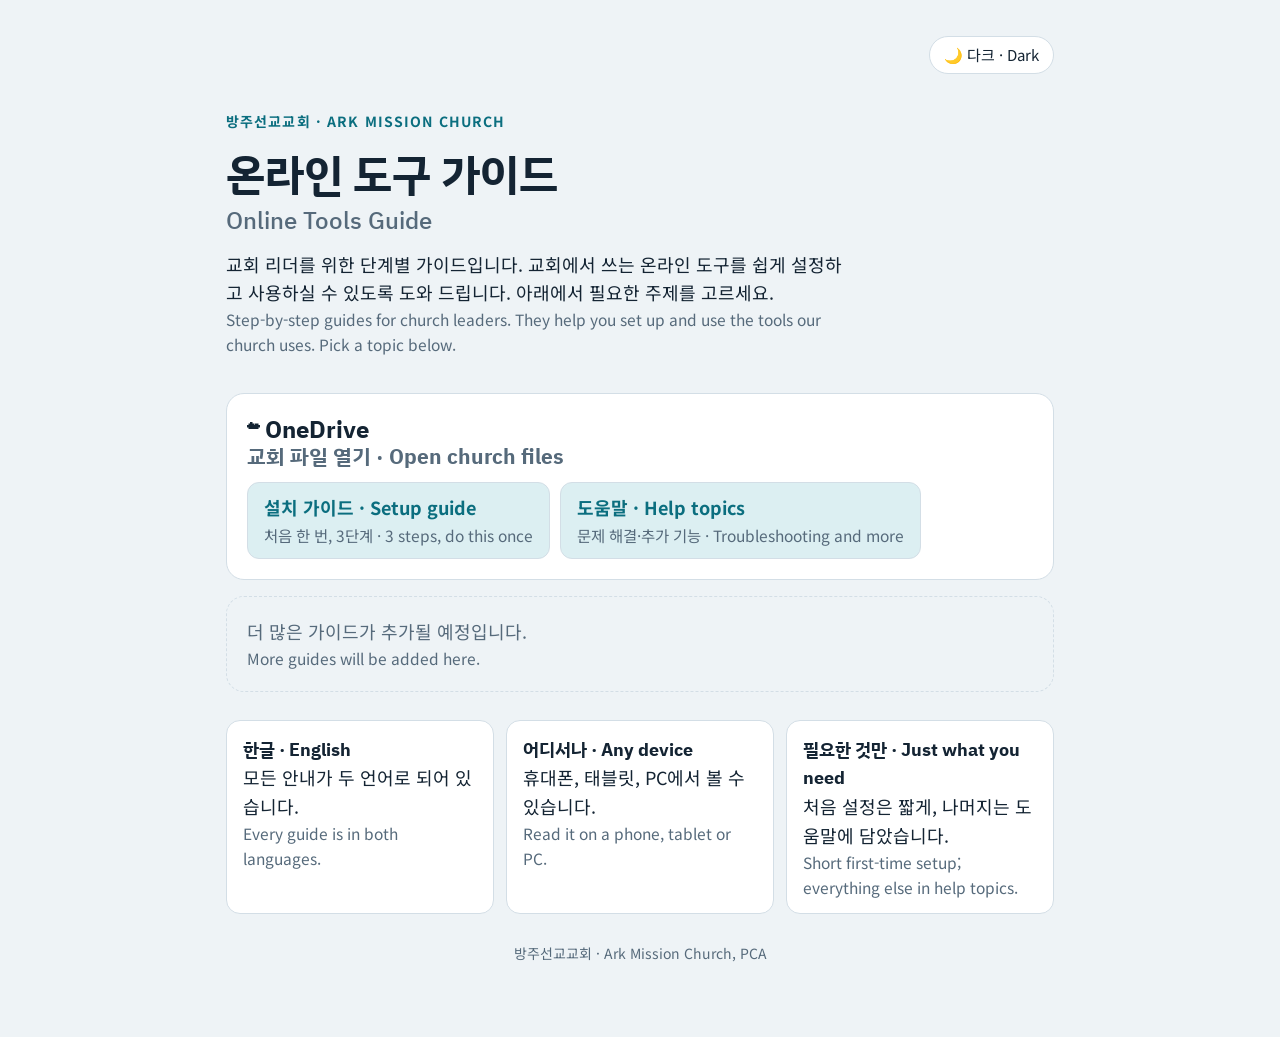
<file: index.html>
<!doctype html>
<html lang="ko" data-theme="light">
<head>
<meta charset="utf-8">
<meta name="viewport" content="width=device-width, initial-scale=1">
<meta name="robots" content="noindex">
<title>방주선교교회 온라인 도구 가이드</title>
<link rel="preconnect" href="https://fonts.googleapis.com">
<link rel="preconnect" href="https://fonts.gstatic.com" crossorigin>
<link rel="stylesheet" href="https://fonts.googleapis.com/css2?family=IBM+Plex+Sans+KR:wght@500;700&family=Noto+Sans+KR:wght@400;500;700&display=swap">
<link rel="stylesheet" href="assets/site.css">
<script>try{if(localStorage.getItem("amc-theme")==="dark")document.documentElement.setAttribute("data-theme","dark")}catch(e){}</script>
</head>
<body>
<div class="wrap">
  <div class="topbar"><button type="button" class="theme-btn" id="theme">🌙 다크 · Dark</button></div>
  <header>
    <div class="eyebrow">방주선교교회 · Ark Mission Church</div>
    <h1>온라인 도구 가이드<span class="en">Online Tools Guide</span></h1>
    <p class="lead">교회 리더를 위한 단계별 가이드입니다. 교회에서 쓰는 온라인 도구를 쉽게 설정하고 사용하실 수 있도록 도와 드립니다. 아래에서 필요한 주제를 고르세요.<span class="en">Step-by-step guides for church leaders. They help you set up and use the tools our church uses. Pick a topic below.</span></p>
  </header>

  <section class="topics" aria-label="주제 / Topics">
    <div class="topic">
      <h2>☁ OneDrive<span class="en">교회 파일 열기 · Open church files</span></h2>
      <div class="links">
        <a href="onedrive/"><b>설치 가이드 · Setup guide</b><span class="en">처음 한 번, 3단계 · 3 steps, do this once</span></a>
        <a href="onedrive/help.html"><b>도움말 · Help topics</b><span class="en">문제 해결·추가 기능 · Troubleshooting and more</span></a>
      </div>
    </div>
    <div class="topic soon"><p>더 많은 가이드가 추가될 예정입니다.<span class="en">More guides will be added here.</span></p></div>
  </section>

  <div class="points">
    <div><b>한글 · English</b>모든 안내가 두 언어로 되어 있습니다.<span class="en">Every guide is in both languages.</span></div>
    <div><b>어디서나 · Any device</b>휴대폰, 태블릿, PC에서 볼 수 있습니다.<span class="en">Read it on a phone, tablet or PC.</span></div>
    <div><b>필요한 것만 · Just what you need</b>처음 설정은 짧게, 나머지는 도움말에 담았습니다.<span class="en">Short first-time setup; everything else in help topics.</span></div>
  </div>

  <footer>방주선교교회 · Ark Mission Church, PCA</footer>
</div>
<script src="assets/theme.js"></script>
</body>
</html>
</file>
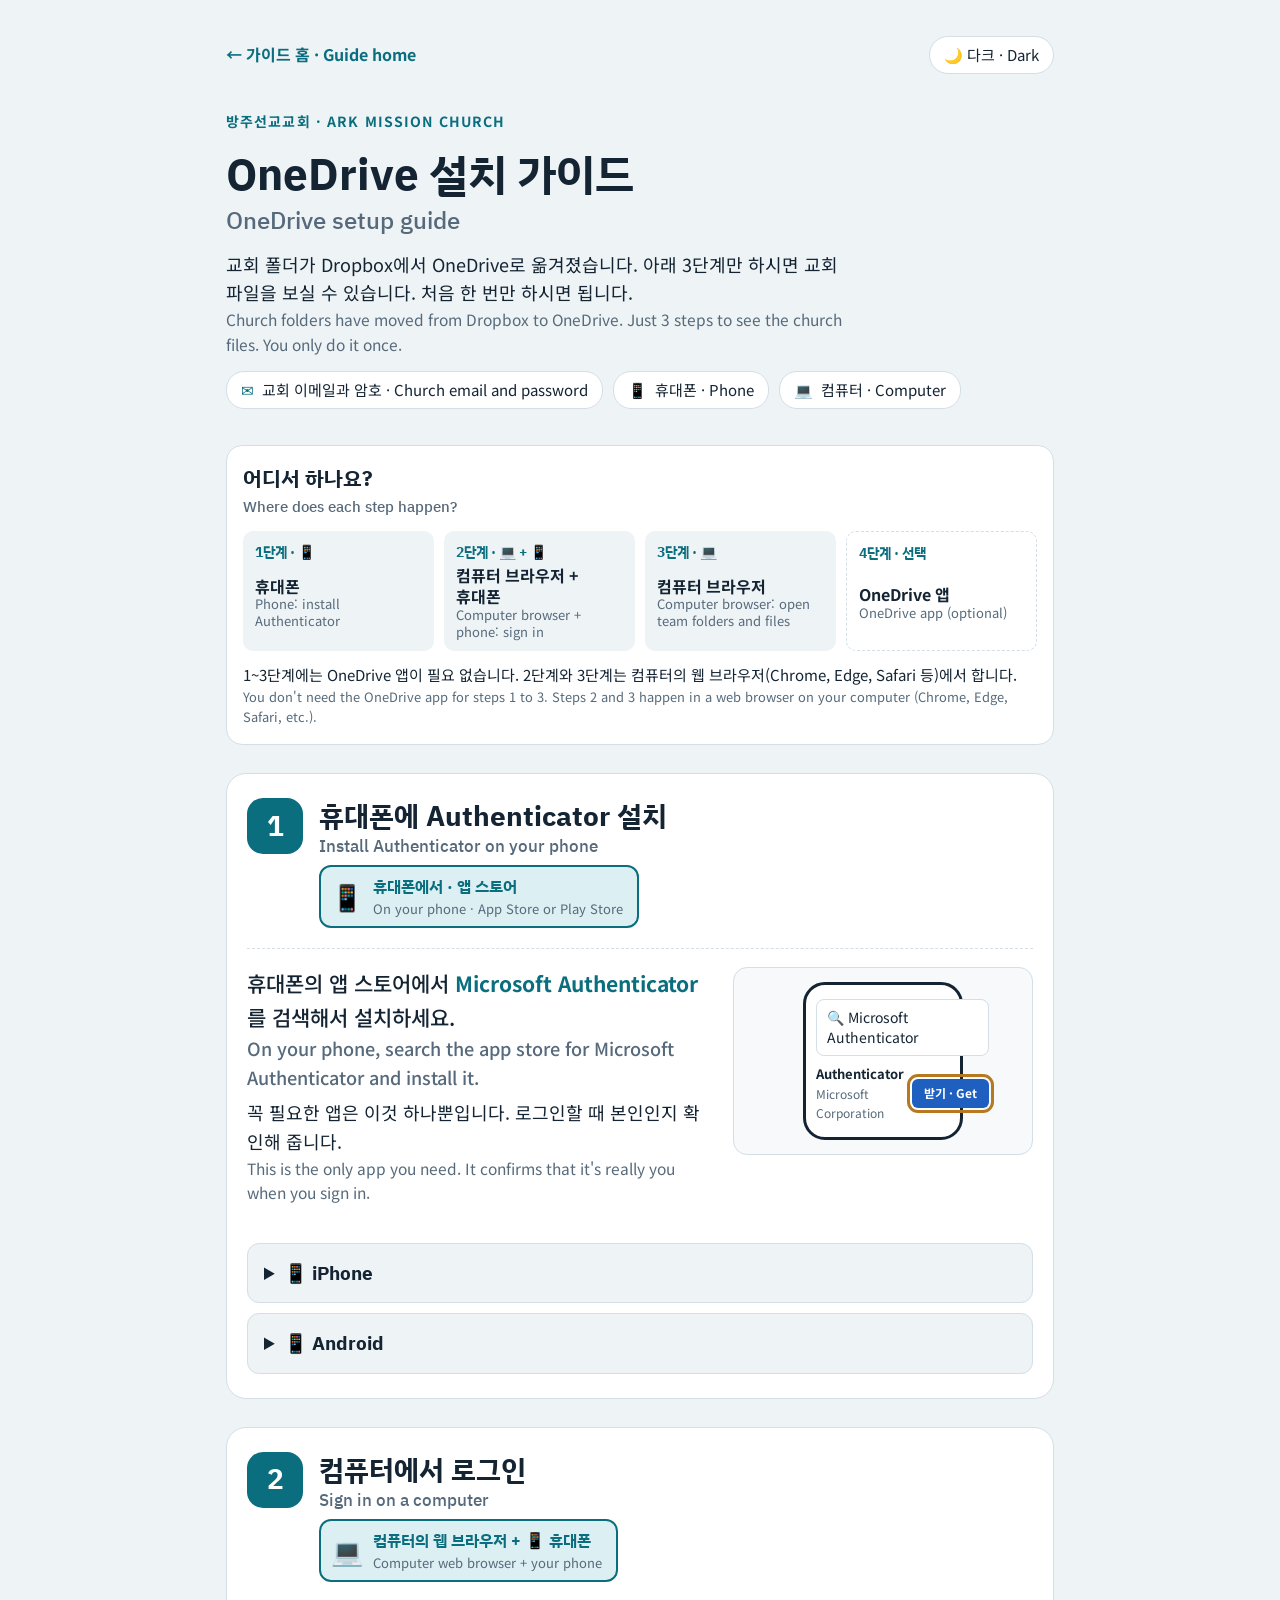
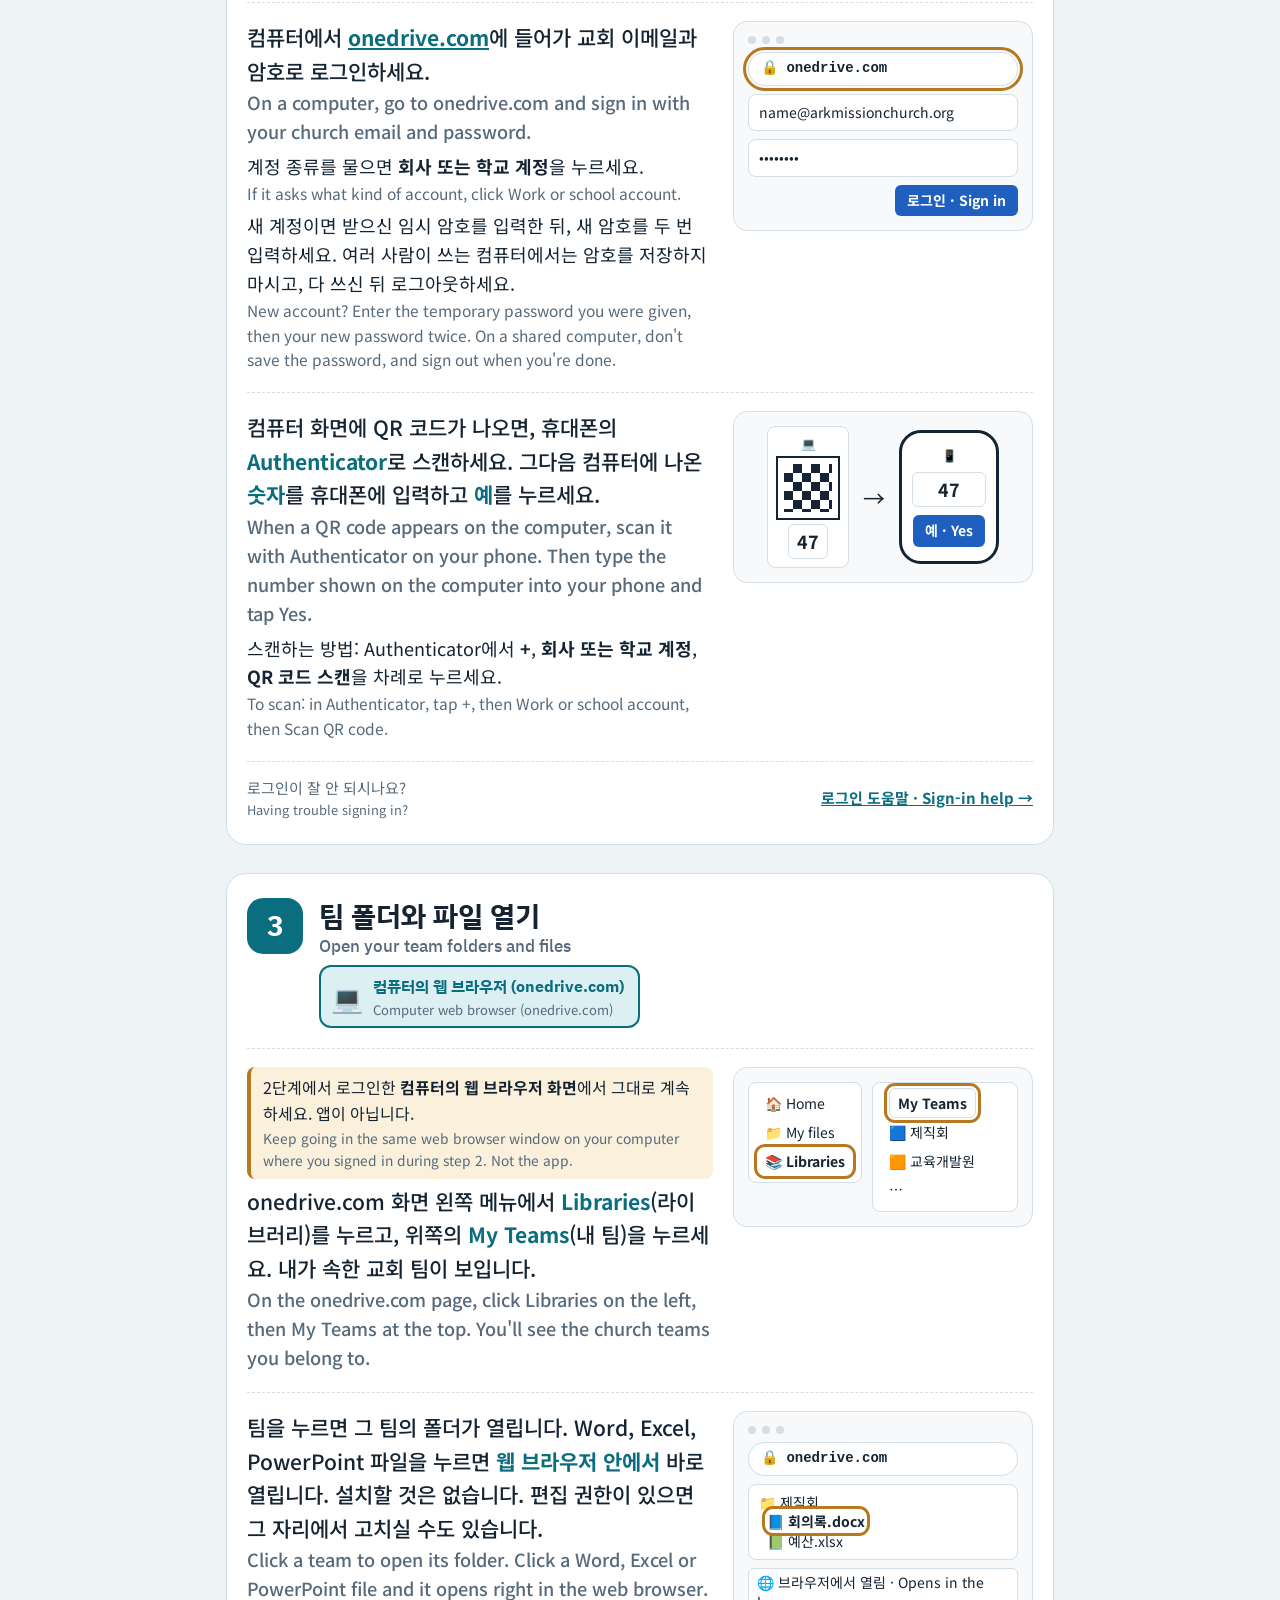
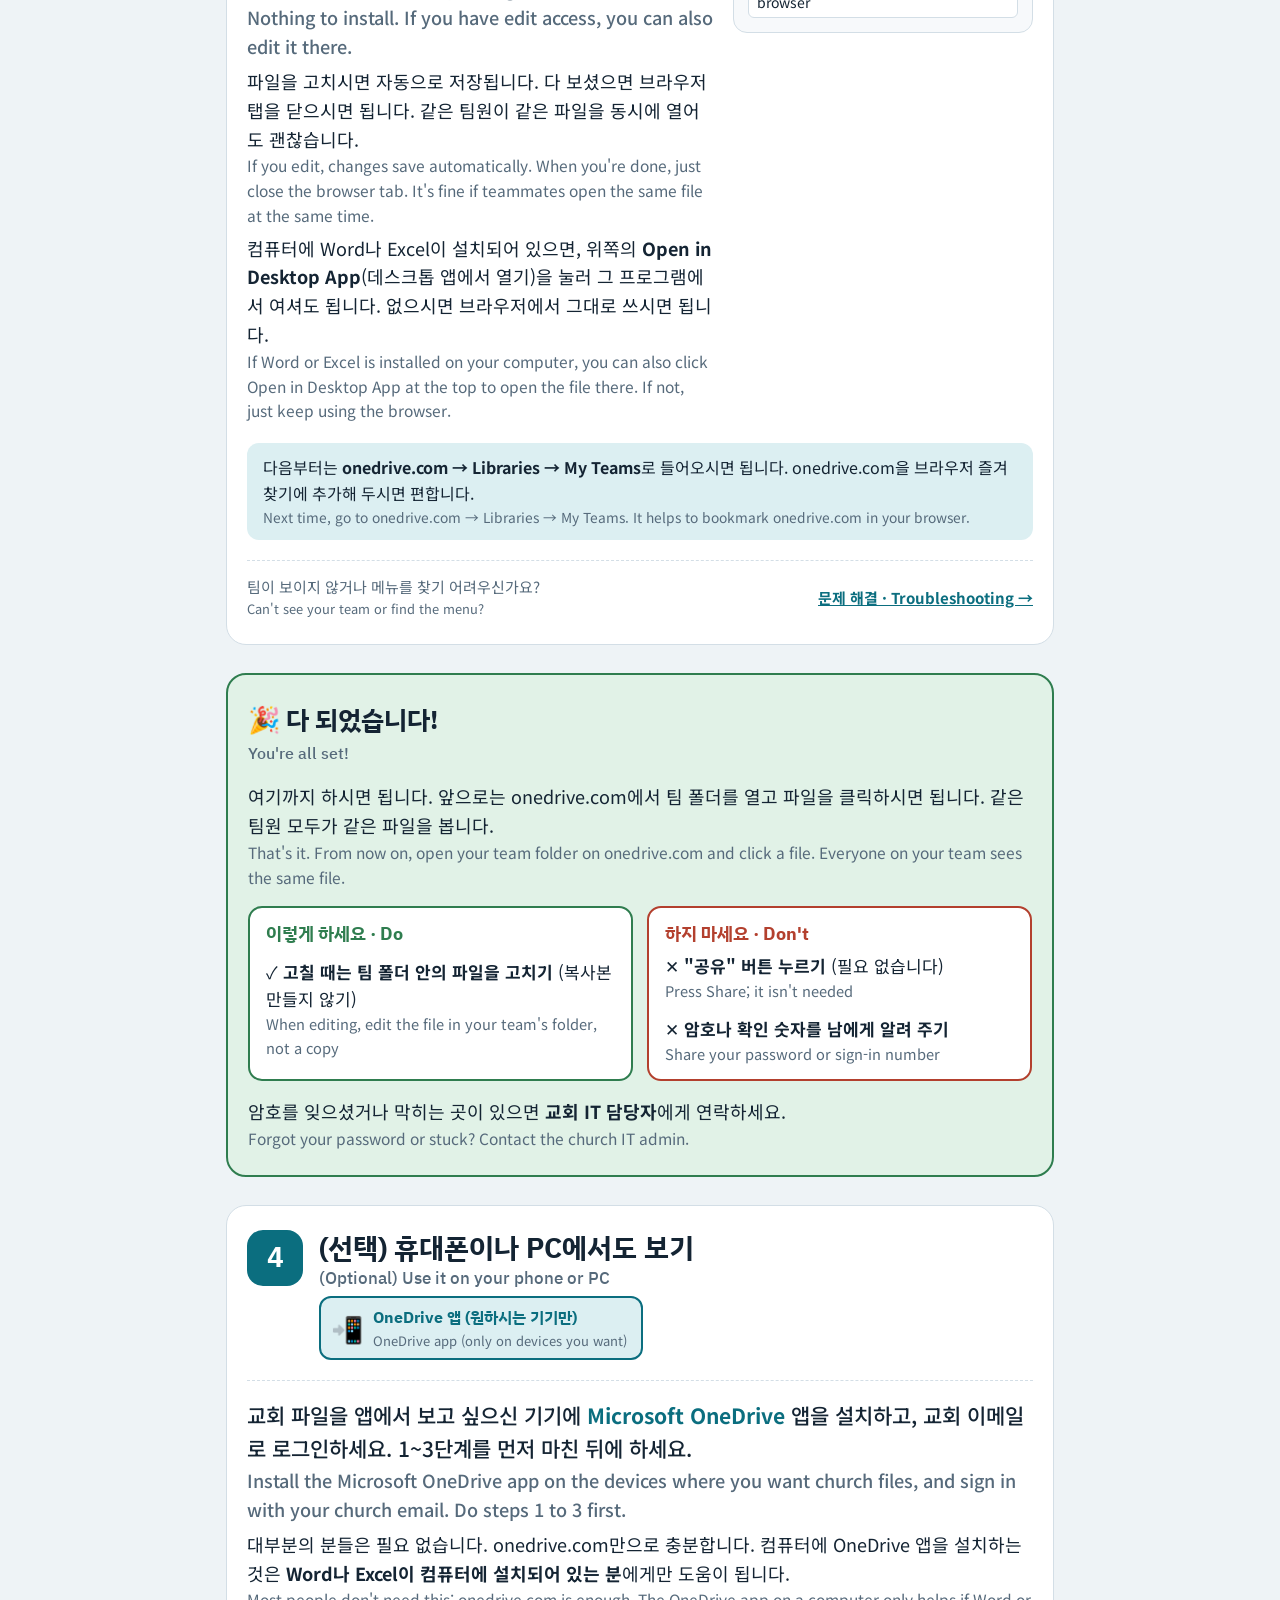
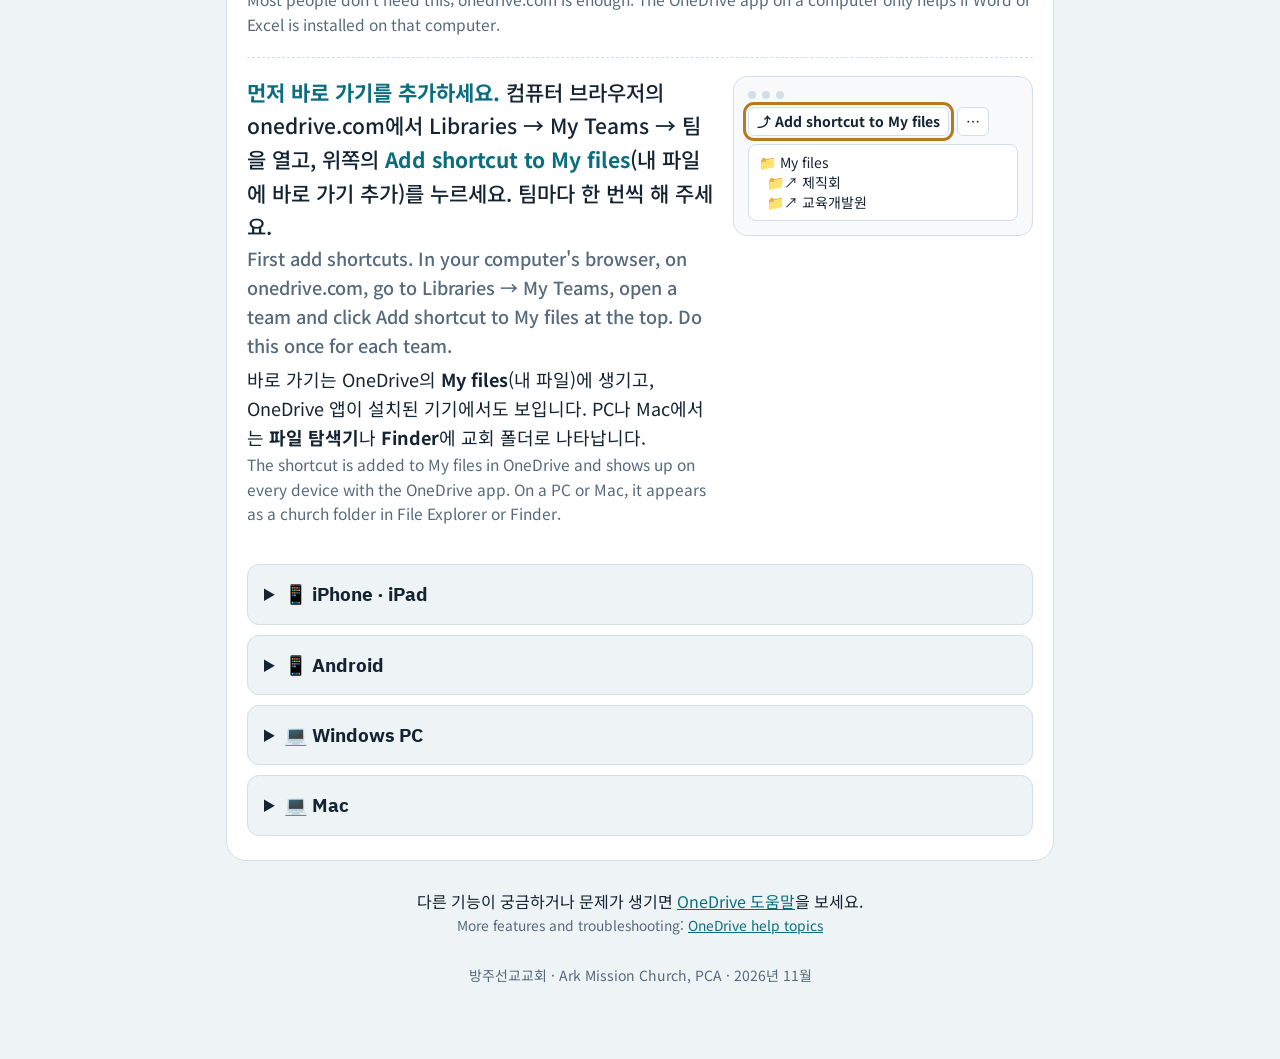
<file: onedrive/index.html>
<!doctype html>
<html lang="ko" data-theme="light">
<head>
<meta charset="utf-8">
<meta name="viewport" content="width=device-width, initial-scale=1">
<meta name="robots" content="noindex">
<title>방주 OneDrive 설치 가이드</title>
<link rel="preconnect" href="https://fonts.googleapis.com">
<link rel="preconnect" href="https://fonts.gstatic.com" crossorigin>
<link rel="stylesheet" href="https://fonts.googleapis.com/css2?family=IBM+Plex+Sans+KR:wght@500;700&family=Noto+Sans+KR:wght@400;500;700&display=swap">
<link rel="stylesheet" href="../assets/site.css">
<script>try{if(localStorage.getItem("amc-theme")==="dark")document.documentElement.setAttribute("data-theme","dark")}catch(e){}</script>
</head>
<body class="quick">
<div class="wrap">
  <div class="topbar"><a href="../">← 가이드 홈 · Guide home</a><button type="button" class="theme-btn" id="theme">🌙 다크 · Dark</button></div>
  <header>
    <div class="eyebrow">방주선교교회 · Ark Mission Church</div>
    <h1>OneDrive 설치 가이드<span class="en">OneDrive setup guide</span></h1>
    <p class="lead">교회 폴더가 Dropbox에서 OneDrive로 옮겨졌습니다. 아래 3단계만 하시면 교회 파일을 보실 수 있습니다. 처음 한 번만 하시면 됩니다.<span class="en">Church folders have moved from Dropbox to OneDrive. Just 3 steps to see the church files. You only do it once.</span></p>
    <div class="needs" aria-label="준비물 / What you need">
      <span class="chip"><b>✉</b> 교회 이메일과 암호 · Church email and password</span>
      <span class="chip"><b>📱</b> 휴대폰 · Phone</span>
      <span class="chip"><b>💻</b> 컴퓨터 · Computer</span>
    </div>
  </header>

  <nav class="map where-map" aria-label="어디서 하나요? / Where each step happens">
    <p class="map-head">어디서 하나요?<span class="en">Where does each step happen?</span></p>
    <ol>
      <li><a href="#q1"><span class="n">1단계 · 📱</span><span class="t">휴대폰<span class="en">Phone: install Authenticator</span></span></a></li>
      <li><a href="#q2"><span class="n">2단계 · 💻 + 📱</span><span class="t">컴퓨터 브라우저 + 휴대폰<span class="en">Computer browser + phone: sign in</span></span></a></li>
      <li><a href="#q3"><span class="n">3단계 · 💻</span><span class="t">컴퓨터 브라우저<span class="en">Computer browser: open team folders and files</span></span></a></li>
      <li class="opt"><a href="#apps"><span class="n">4단계 · 선택</span><span class="t">OneDrive 앱<span class="en">OneDrive app (optional)</span></span></a></li>
    </ol>
    <p class="map-note">1~3단계에는 OneDrive 앱이 필요 없습니다. 2단계와 3단계는 컴퓨터의 웹 브라우저(Chrome, Edge, Safari 등)에서 합니다.<span class="en">You don't need the OneDrive app for steps 1 to 3. Steps 2 and 3 happen in a web browser on your computer (Chrome, Edge, Safari, etc.).</span></p>
  </nav>

  <!-- STEP 1 -->
  <section class="step" id="q1">
    <div class="step-head">
      <div class="bignum">1</div>
      <div>
        <h2>휴대폰에 Authenticator 설치<span class="en">Install Authenticator on your phone</span></h2>
        <p class="where"><span class="ico">📱</span><span><b>휴대폰에서 · 앱 스토어</b><span class="en">On your phone · App Store or Play Store</span></span></p>
      </div>
    </div>
    <div class="sub">
      <div class="text">
        <p class="k">휴대폰의 앱 스토어에서 <strong>Microsoft Authenticator</strong>를 검색해서 설치하세요.<span class="en">On your phone, search the app store for Microsoft Authenticator and install it.</span></p>
        <p>꼭 필요한 앱은 이것 하나뿐입니다. 로그인할 때 본인인지 확인해 줍니다.<span class="en">This is the only app you need. It confirms that it's really you when you sign in.</span></p>
      </div>
      <div class="fig" aria-hidden="true">
        <div class="phone" style="width:160px">
          <div class="box" style="text-align:left">🔍 Microsoft Authenticator</div>
          <div class="row" style="justify-content:space-between;flex-wrap:nowrap">
            <span style="text-align:left"><b style="font-size:13px">Authenticator</b><br><span class="cap">Microsoft Corporation</span></span>
            <span class="btn hl" style="white-space:nowrap;font-size:12px">받기 · Get</span>
          </div>
        </div>
      </div>
    </div>
    <div class="devices">
      <details class="device" id="auth-iphone">
        <summary>📱 iPhone</summary>
        <div class="body">
          <ol>
            <li><strong>App Store</strong>를 열고 <strong>Microsoft Authenticator</strong>를 검색하세요.<span class="en">Open the App Store and search for Microsoft Authenticator.</span></li>
            <li>개발자가 <strong>Microsoft Corporation</strong>인지 확인하고 <strong>받기</strong>를 누르세요. Face ID나 Apple 계정 암호를 물으면 입력하세요.<span class="en">Check that the maker is Microsoft Corporation, then tap Get. Confirm with Face ID or your Apple Account password if asked.</span></li>
          </ol>
          <p class="links">바로 가기 · Direct link: <a href="https://apps.apple.com/app/microsoft-authenticator/id983156458">Authenticator (App Store)</a></p>
        </div>
      </details>
      <details class="device" id="auth-android">
        <summary>📱 Android</summary>
        <div class="body">
          <ol>
            <li><strong>Play 스토어</strong>를 열고 <strong>Microsoft Authenticator</strong>를 검색하세요.<span class="en">Open the Play Store and search for Microsoft Authenticator.</span></li>
            <li>개발자가 <strong>Microsoft Corporation</strong>인지 확인하고 <strong>설치</strong>를 누르세요.<span class="en">Check that the maker is Microsoft Corporation, then tap Install.</span></li>
          </ol>
          <p class="links">바로 가기 · Direct link: <a href="https://play.google.com/store/apps/details?id=com.azure.authenticator">Authenticator (Play Store)</a></p>
        </div>
      </details>
    </div>
  </section>

  <!-- STEP 2 -->
  <section class="step" id="q2">
    <div class="step-head">
      <div class="bignum">2</div>
      <div>
        <h2>컴퓨터에서 로그인<span class="en">Sign in on a computer</span></h2>
        <p class="where"><span class="ico">💻</span><span><b>컴퓨터의 웹 브라우저 + 📱 휴대폰</b><span class="en">Computer web browser + your phone</span></span></p>
      </div>
    </div>
    <div class="sub">
      <div class="text">
        <p class="k">컴퓨터에서 <a href="https://onedrive.com" target="_blank" rel="noopener"><strong>onedrive.com</strong></a>에 들어가 교회 이메일과 암호로 로그인하세요.<span class="en">On a computer, go to onedrive.com and sign in with your church email and password.</span></p>
        <p>계정 종류를 물으면 <strong>회사 또는 학교 계정</strong>을 누르세요.<span class="en">If it asks what kind of account, click Work or school account.</span></p>
        <p>새 계정이면 받으신 임시 암호를 입력한 뒤, 새 암호를 두 번 입력하세요. 여러 사람이 쓰는 컴퓨터에서는 암호를 저장하지 마시고, 다 쓰신 뒤 로그아웃하세요.<span class="en">New account? Enter the temporary password you were given, then your new password twice. On a shared computer, don't save the password, and sign out when you're done.</span></p>
      </div>
      <div class="fig" aria-hidden="true">
        <div class="bar"><i></i><i></i><i></i></div>
        <div class="addr hl">🔒 onedrive.com</div>
        <div class="box">name@arkmissionchurch.org</div>
        <div class="box">••••••••</div>
        <span class="btn">로그인 · Sign in</span>
      </div>
    </div>
    <div class="sub">
      <div class="text">
        <p class="k">컴퓨터 화면에 QR 코드가 나오면, 휴대폰의 <strong>Authenticator</strong>로 스캔하세요. 그다음 컴퓨터에 나온 <strong>숫자</strong>를 휴대폰에 입력하고 <strong>예</strong>를 누르세요.<span class="en">When a QR code appears on the computer, scan it with Authenticator on your phone. Then type the number shown on the computer into your phone and tap Yes.</span></p>
        <p>스캔하는 방법: Authenticator에서 <strong>+</strong>, <strong>회사 또는 학교 계정</strong>, <strong>QR 코드 스캔</strong>을 차례로 누르세요.<span class="en">To scan: in Authenticator, tap +, then Work or school account, then Scan QR code.</span></p>
      </div>
      <div class="fig" aria-hidden="true">
        <div class="row" style="justify-content:center;gap:14px;flex-wrap:nowrap">
          <div class="box" style="display:grid;gap:6px;justify-items:center"><span class="cap">💻</span><div class="qr" style="width:60px;height:60px"></div><div class="pill" style="font-size:18px;font-weight:700">47</div></div>
          <div style="font-size:22px">→</div>
          <div class="phone" style="width:100px"><span class="cap">📱</span><div class="pill" style="font-size:18px;font-weight:700">47</div><span class="btn" style="justify-self:center">예 · Yes</span></div>
        </div>
      </div>
    </div>
    <p class="detail-link"><span>로그인이 잘 안 되시나요?<span class="en">Having trouble signing in?</span></span><a href="help.html#signin">로그인 도움말 · Sign-in help →</a></p>
  </section>

  <!-- STEP 3 -->
  <section class="step" id="q3">
    <div class="step-head">
      <div class="bignum">3</div>
      <div>
        <h2>팀 폴더와 파일 열기<span class="en">Open your team folders and files</span></h2>
        <p class="where"><span class="ico">💻</span><span><b>컴퓨터의 웹 브라우저 (onedrive.com)</b><span class="en">Computer web browser (onedrive.com)</span></span></p>
      </div>
    </div>
    <div class="sub">
      <div class="text">
        <p class="must-where">2단계에서 로그인한 <b>컴퓨터의 웹 브라우저 화면</b>에서 그대로 계속하세요. 앱이 아닙니다.<span class="en">Keep going in the same web browser window on your computer where you signed in during step 2. Not the app.</span></p>
        <p class="k">onedrive.com 화면 왼쪽 메뉴에서 <strong>Libraries</strong>(라이브러리)를 누르고, 위쪽의 <strong>My Teams</strong>(내 팀)을 누르세요. 내가 속한 교회 팀이 보입니다.<span class="en">On the onedrive.com page, click Libraries on the left, then My Teams at the top. You'll see the church teams you belong to.</span></p>
      </div>
      <div class="fig" aria-hidden="true">
        <div class="row" style="align-items:flex-start;gap:10px;flex-wrap:nowrap">
          <div class="tree box" style="flex:0 0 auto"><span>🏠 Home</span><span>📁 My files</span><span class="hl"><b>📚 Libraries</b></span></div>
          <div class="tree box" style="flex:1 1 auto"><span><span class="pill hl"><b>My Teams</b></span></span><span>🟦 제직회</span><span>🟧 교육개발원</span><span>…</span></div>
        </div>
      </div>
    </div>
    <div class="sub">
      <div class="text">
        <p class="k">팀을 누르면 그 팀의 폴더가 열립니다. Word, Excel, PowerPoint 파일을 누르면 <strong>웹 브라우저 안에서</strong> 바로 열립니다. 설치할 것은 없습니다. 편집 권한이 있으면 그 자리에서 고치실 수도 있습니다.<span class="en">Click a team to open its folder. Click a Word, Excel or PowerPoint file and it opens right in the web browser. Nothing to install. If you have edit access, you can also edit it there.</span></p>
        <p>파일을 고치시면 자동으로 저장됩니다. 다 보셨으면 브라우저 탭을 닫으시면 됩니다. 같은 팀원이 같은 파일을 동시에 열어도 괜찮습니다.<span class="en">If you edit, changes save automatically. When you're done, just close the browser tab. It's fine if teammates open the same file at the same time.</span></p>
        <p>컴퓨터에 Word나 Excel이 설치되어 있으면, 위쪽의 <strong>Open in Desktop App</strong>(데스크톱 앱에서 열기)을 눌러 그 프로그램에서 여셔도 됩니다. 없으시면 브라우저에서 그대로 쓰시면 됩니다.<span class="en">If Word or Excel is installed on your computer, you can also click Open in Desktop App at the top to open the file there. If not, just keep using the browser.</span></p>
      </div>
      <div class="fig" aria-hidden="true">
        <div class="bar"><i></i><i></i><i></i></div>
        <div class="addr">🔒 onedrive.com</div>
        <div class="box" style="text-align:left">📁 제직회<br>&nbsp;&nbsp;<span class="hl"><b>📘 회의록.docx</b></span><br>&nbsp;&nbsp;📗 예산.xlsx</div>
        <div class="row"><span class="pill">🌐 브라우저에서 열림 · Opens in the browser</span></div>
      </div>
    </div>
    <p class="note">다음부터는 <strong>onedrive.com → Libraries → My Teams</strong>로 들어오시면 됩니다. onedrive.com을 브라우저 즐겨찾기에 추가해 두시면 편합니다.<span class="en">Next time, go to onedrive.com → Libraries → My Teams. It helps to bookmark onedrive.com in your browser.</span></p>
    <p class="detail-link"><span>팀이 보이지 않거나 메뉴를 찾기 어려우신가요?<span class="en">Can't see your team or find the menu?</span></span><a href="help.html#trouble">문제 해결 · Troubleshooting →</a></p>
  </section>

  <section class="finish">
    <div class="finish-head">🎉 다 되었습니다!<span class="en">You're all set!</span></div>
    <p>여기까지 하시면 됩니다. 앞으로는 onedrive.com에서 팀 폴더를 열고 파일을 클릭하시면 됩니다. 같은 팀원 모두가 같은 파일을 봅니다.<span class="en">That's it. From now on, open your team folder on onedrive.com and click a file. Everyone on your team sees the same file.</span></p>
    <div class="rules">
      <div class="do"><h3>이렇게 하세요 · Do</h3><ul>
        <li>✓ <b>고칠 때는 팀 폴더 안의 파일을 고치기</b> (복사본 만들지 않기)<span class="en">When editing, edit the file in your team's folder, not a copy</span></li>
      </ul></div>
      <div class="dont"><h3>하지 마세요 · Don't</h3><ul>
        <li>✕ <b>"공유" 버튼 누르기</b> (필요 없습니다)<span class="en">Press Share; it isn't needed</span></li>
        <li>✕ <b>암호나 확인 숫자를 남에게 알려 주기</b><span class="en">Share your password or sign-in number</span></li>
      </ul></div>
    </div>
    <p>암호를 잊으셨거나 막히는 곳이 있으면 <strong>교회 IT 담당자</strong>에게 연락하세요.<span class="en">Forgot your password or stuck? Contact the church IT admin.</span></p>
  </section>

  <!-- STEP 4 (optional) -->
  <section class="step optional" id="apps">
    <div class="step-head">
      <div class="bignum">4</div>
      <div>
        <h2>(선택) 휴대폰이나 PC에서도 보기<span class="en">(Optional) Use it on your phone or PC</span></h2>
        <p class="where"><span class="ico">📲</span><span><b>OneDrive 앱 (원하시는 기기만)</b><span class="en">OneDrive app (only on devices you want)</span></span></p>
      </div>
    </div>
    <div class="sub no-fig">
      <div class="text">
        <p class="k">교회 파일을 앱에서 보고 싶으신 기기에 <strong>Microsoft OneDrive</strong> 앱을 설치하고, 교회 이메일로 로그인하세요. 1~3단계를 먼저 마친 뒤에 하세요.<span class="en">Install the Microsoft OneDrive app on the devices where you want church files, and sign in with your church email. Do steps 1 to 3 first.</span></p>
        <p>대부분의 분들은 필요 없습니다. onedrive.com만으로 충분합니다. 컴퓨터에 OneDrive 앱을 설치하는 것은 <strong>Word나 Excel이 컴퓨터에 설치되어 있는 분</strong>에게만 도움이 됩니다.<span class="en">Most people don't need this; onedrive.com is enough. The OneDrive app on a computer only helps if Word or Excel is installed on that computer.</span></p>
      </div>
    </div>
    <div class="sub">
      <div class="text">
        <p class="k"><strong>먼저 바로 가기를 추가하세요.</strong> 컴퓨터 브라우저의 onedrive.com에서 Libraries → My Teams → 팀을 열고, 위쪽의 <strong>Add shortcut to My files</strong>(내 파일에 바로 가기 추가)를 누르세요. 팀마다 한 번씩 해 주세요.<span class="en">First add shortcuts. In your computer's browser, on onedrive.com, go to Libraries → My Teams, open a team and click Add shortcut to My files at the top. Do this once for each team.</span></p>
        <p>바로 가기는 OneDrive의 <strong>My files</strong>(내 파일)에 생기고, OneDrive 앱이 설치된 기기에서도 보입니다. PC나 Mac에서는 <strong>파일 탐색기</strong>나 <strong>Finder</strong>에 교회 폴더로 나타납니다.<span class="en">The shortcut is added to My files in OneDrive and shows up on every device with the OneDrive app. On a PC or Mac, it appears as a church folder in File Explorer or Finder.</span></p>
      </div>
      <div class="fig" aria-hidden="true">
        <div class="bar"><i></i><i></i><i></i></div>
        <div class="row"><span class="pill hl"><b>⤴ Add shortcut to My files</b></span><span class="pill">⋯</span></div>
        <div class="box">📁 My files<br>&nbsp;&nbsp;📁↗ 제직회<br>&nbsp;&nbsp;📁↗ 교육개발원</div>
      </div>
    </div>
    <div class="devices">
      <details class="device" id="iphone">
        <summary>📱 iPhone · iPad</summary>
        <div class="body">
          <ol>
            <li><strong>App Store</strong>에서 <strong>Microsoft OneDrive</strong>를 검색하고 <strong>받기</strong>를 누르세요.<span class="en">In the App Store, search for Microsoft OneDrive and tap Get.</span></li>
            <li>앱을 열고 <strong>로그인</strong>을 누른 뒤, 교회 이메일과 암호를 입력하세요.<span class="en">Open the app, tap Sign in, and enter your church email and password.</span></li>
            <li>Authenticator 알림이 오면 숫자를 입력하고 <strong>예</strong>를 누르세요. 사진 백업이나 알림을 물으면 <strong>나중에</strong>를 누르셔도 됩니다.<span class="en">When Authenticator asks, type the number and tap Yes. If it asks about photo backup or notifications, you can tap Not now.</span></li>
            <li>아래쪽의 <strong>파일</strong>을 누르면 교회 폴더가 보입니다.<span class="en">Tap Files at the bottom to see the church folders.</span></li>
            <li>편집 권한이 있고 휴대폰에서 Word나 Excel 파일을 고치시려면, 앱이 권하는 무료 <strong>Word</strong>·<strong>Excel</strong>·<strong>PowerPoint</strong> 앱(또는 Microsoft 365 Copilot 앱)을 설치하고 교회 이메일로 로그인하세요.<span class="en">If you have edit access and want to edit Word or Excel files on your phone, install the free Word, Excel and PowerPoint apps (or the Microsoft 365 Copilot app) when asked, and sign in with your church email.</span></li>
          </ol>
          <p class="links">바로 가기 · Direct link: <a href="https://apps.apple.com/app/microsoft-onedrive/id477537958">OneDrive (App Store)</a></p>
        </div>
      </details>
      <details class="device" id="android">
        <summary>📱 Android</summary>
        <div class="body">
          <ol>
            <li><strong>Play 스토어</strong>에서 <strong>Microsoft OneDrive</strong>를 검색하고 <strong>설치</strong>를 누르세요. 삼성 휴대폰에는 이미 있을 수 있습니다. 그럴 때는 <strong>업데이트</strong>만 누르세요.<span class="en">In the Play Store, search for Microsoft OneDrive and tap Install. Samsung phones may already have it; then just tap Update.</span></li>
            <li>앱을 열고 <strong>로그인</strong>을 누른 뒤, 교회 이메일과 암호를 입력하세요.<span class="en">Open the app, tap Sign in, and enter your church email and password.</span></li>
            <li>Authenticator 알림이 오면 숫자를 입력하고 <strong>예</strong>를 누르세요.<span class="en">When Authenticator asks, type the number and tap Yes.</span></li>
            <li>아래쪽의 <strong>파일</strong>을 누르면 교회 폴더가 보입니다.<span class="en">Tap Files at the bottom to see the church folders.</span></li>
            <li>편집 권한이 있고 휴대폰에서 Word나 Excel 파일을 고치시려면, 앱이 권하는 무료 <strong>Word</strong>·<strong>Excel</strong>·<strong>PowerPoint</strong> 앱(또는 Microsoft 365 Copilot 앱)을 설치하고 교회 이메일로 로그인하세요.<span class="en">If you have edit access and want to edit Word or Excel files on your phone, install the free Word, Excel and PowerPoint apps (or the Microsoft 365 Copilot app) when asked, and sign in with your church email.</span></li>
          </ol>
          <p class="links">바로 가기 · Direct link: <a href="https://play.google.com/store/apps/details?id=com.microsoft.skydrive">OneDrive (Play Store)</a></p>
        </div>
      </details>
      <details class="device" id="windows">
        <summary>💻 Windows PC</summary>
        <div class="body">
          <ol>
            <li>Windows에는 OneDrive가 기본으로 들어 있습니다. <strong>시작</strong> 버튼을 누르고 <strong>OneDrive</strong>를 입력해서 여세요. 보이지 않으면 <a href="https://www.microsoft.com/microsoft-365/onedrive/download">다운로드 페이지</a>에서 설치하세요.<span class="en">Windows already includes OneDrive. Click Start, type OneDrive and open it. If it isn't there, install it from the download page.</span></li>
            <li>교회 이메일을 입력하고 <strong>로그인</strong>을 누른 뒤, 암호를 입력하고 휴대폰에서 승인하세요.<span class="en">Enter your church email, click Sign in, enter your password and approve on your phone.</span></li>
            <li>"폴더 백업" 화면이 나오면 <strong>나중에</strong>를 누르세요. 개인 파일은 교회 OneDrive에 올리지 않습니다.<span class="en">On the "Back up your folders" screen, choose to do it later. Personal files don't go into the church OneDrive.</span></li>
            <li><strong>파일 탐색기</strong> 왼쪽의 <strong>OneDrive - Ark Mission Church</strong> 안에 교회 폴더가 있습니다.<span class="en">The church folders are under "OneDrive - Ark Mission Church" on the left of File Explorer.</span></li>
          </ol>
          <p class="tip">Word가 없는 PC에서는 파일에서 마우스 오른쪽 버튼 → <strong>OneDrive → 온라인에서 보기</strong>를 누르면 브라우저에서 열립니다.<span class="en">No Word on this PC? Right-click the file → OneDrive → View online to open it in the browser.</span></p>
          <p class="tip">이미 개인 OneDrive를 쓰고 계신가요? <a href="help.html#personal">개인 OneDrive와 함께 쓰기</a>를 보세요.<span class="en">Already using a personal OneDrive? See Using it alongside a personal OneDrive.</span></p>
        </div>
      </details>
      <details class="device" id="mac">
        <summary>💻 Mac</summary>
        <div class="body">
          <ol>
            <li><strong>App Store</strong>에서 <strong>OneDrive</strong>를 검색하고 <strong>받기</strong>를 누르세요.<span class="en">In the App Store, search for OneDrive and click Get.</span></li>
            <li><strong>응용 프로그램</strong> 폴더에서 OneDrive를 열고, 교회 이메일과 암호로 로그인한 뒤 휴대폰에서 승인하세요.<span class="en">Open OneDrive from Applications, sign in with your church email and password, and approve on your phone.</span></li>
            <li>Finder에서 OneDrive를 허용할지 물으면 <strong>허용</strong>을 누르세요.<span class="en">If your Mac asks to allow OneDrive in Finder, allow it.</span></li>
            <li><strong>Finder</strong> 왼쪽 <strong>위치</strong> 아래의 <strong>OneDrive - Ark Mission Church</strong> 안에 교회 폴더가 있습니다.<span class="en">The church folders are under Locations, "OneDrive - Ark Mission Church", in the Finder sidebar.</span></li>
          </ol>
          <p class="tip">Mac에 Word가 없으면 파일을 Control-클릭 → <strong>온라인에서 보기</strong>(View Online)를 누르면 브라우저에서 열립니다.<span class="en">No Word on this Mac? Control-click the file → View Online to open it in the browser.</span></p>
          <p class="links">바로 가기 · Direct link: <a href="https://apps.apple.com/app/onedrive/id823766827">OneDrive (Mac App Store)</a></p>
        </div>
      </details>
    </div>
  </section>

  <p style="text-align:center;font-size:16px">다른 기능이 궁금하거나 문제가 생기면 <a href="help.html">OneDrive 도움말</a>을 보세요.<span class="en">More features and troubleshooting: <a href="help.html">OneDrive help topics</a></span></p>
  <footer>방주선교교회 · Ark Mission Church, PCA · 2026년 11월</footer>
</div>
<script>
(function () {
  function openFromHash() {
    var id = location.hash.slice(1);
    var el = id && document.getElementById(id);
    if (el && el.tagName === 'DETAILS') { el.open = true; el.scrollIntoView(); }
  }
  openFromHash();
  window.addEventListener('hashchange', openFromHash);
})();
</script>
<script src="../assets/theme.js"></script>
</body>
</html>
</file>
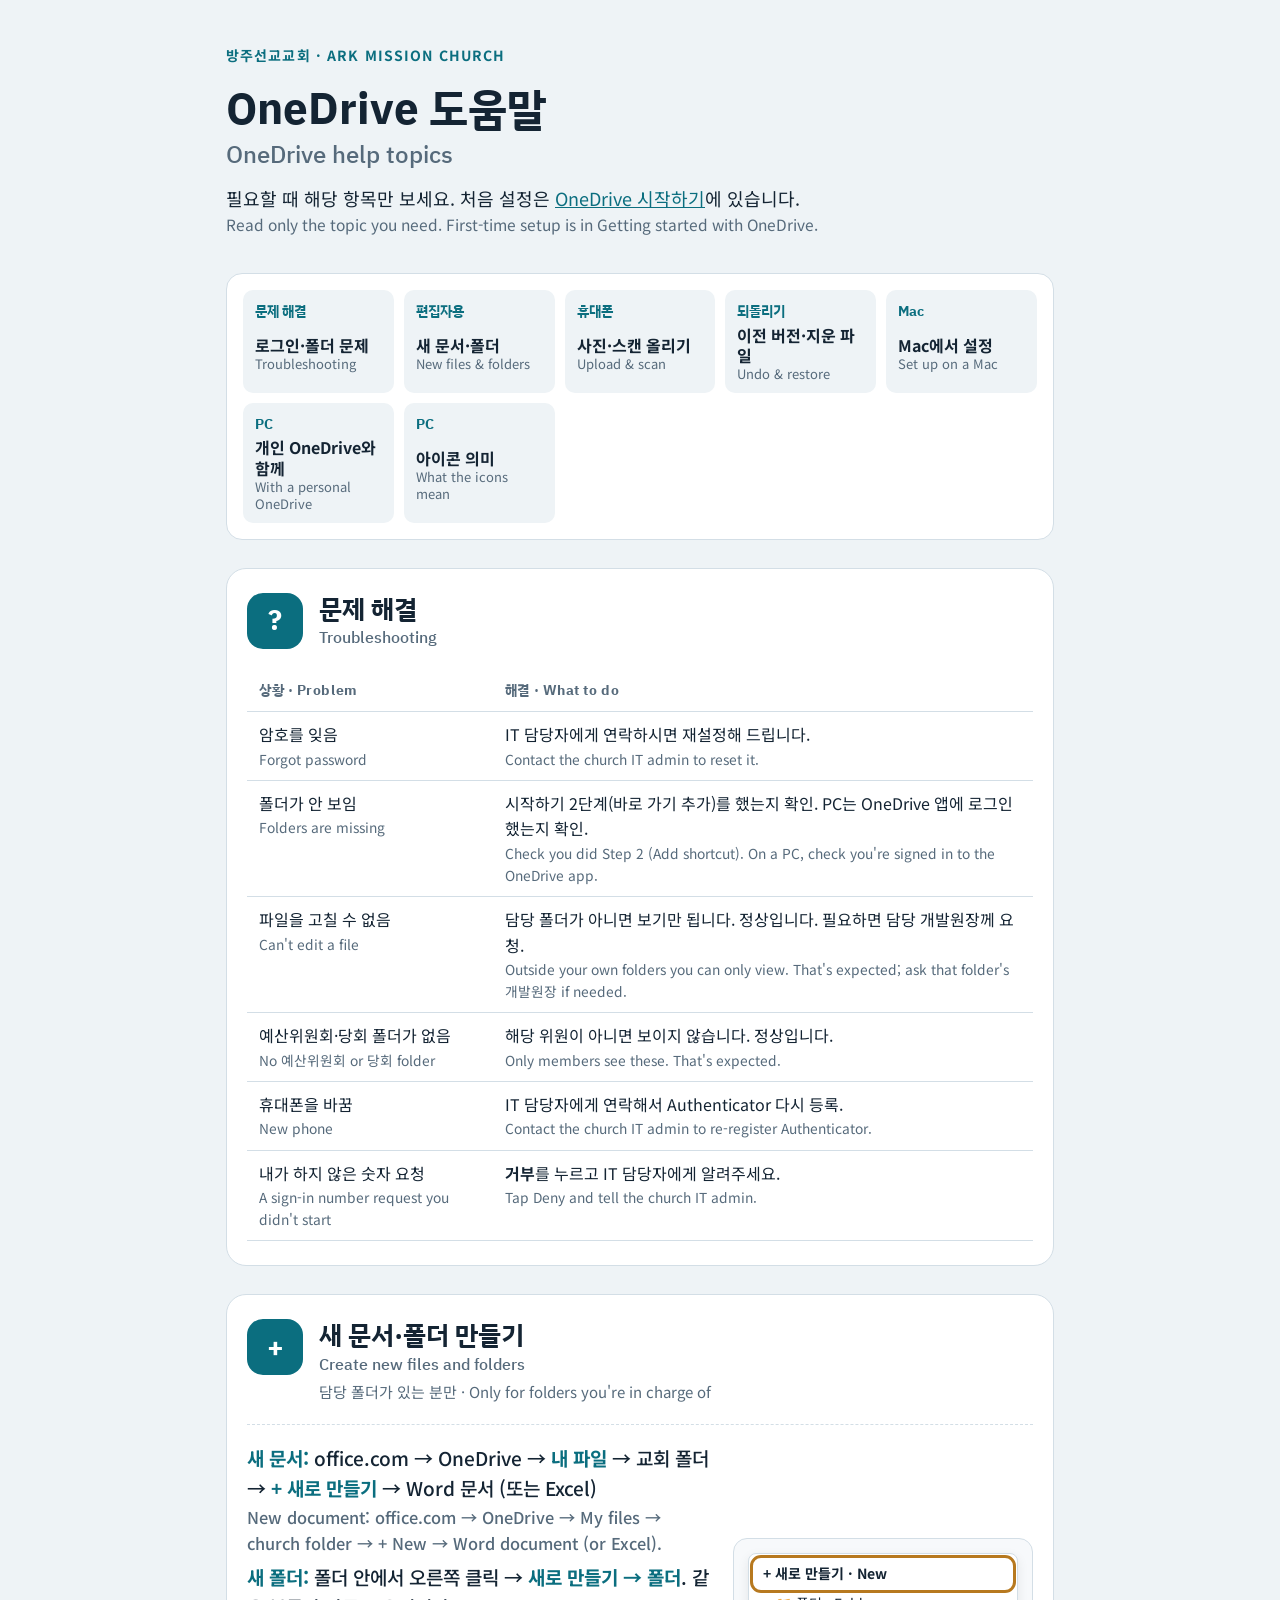
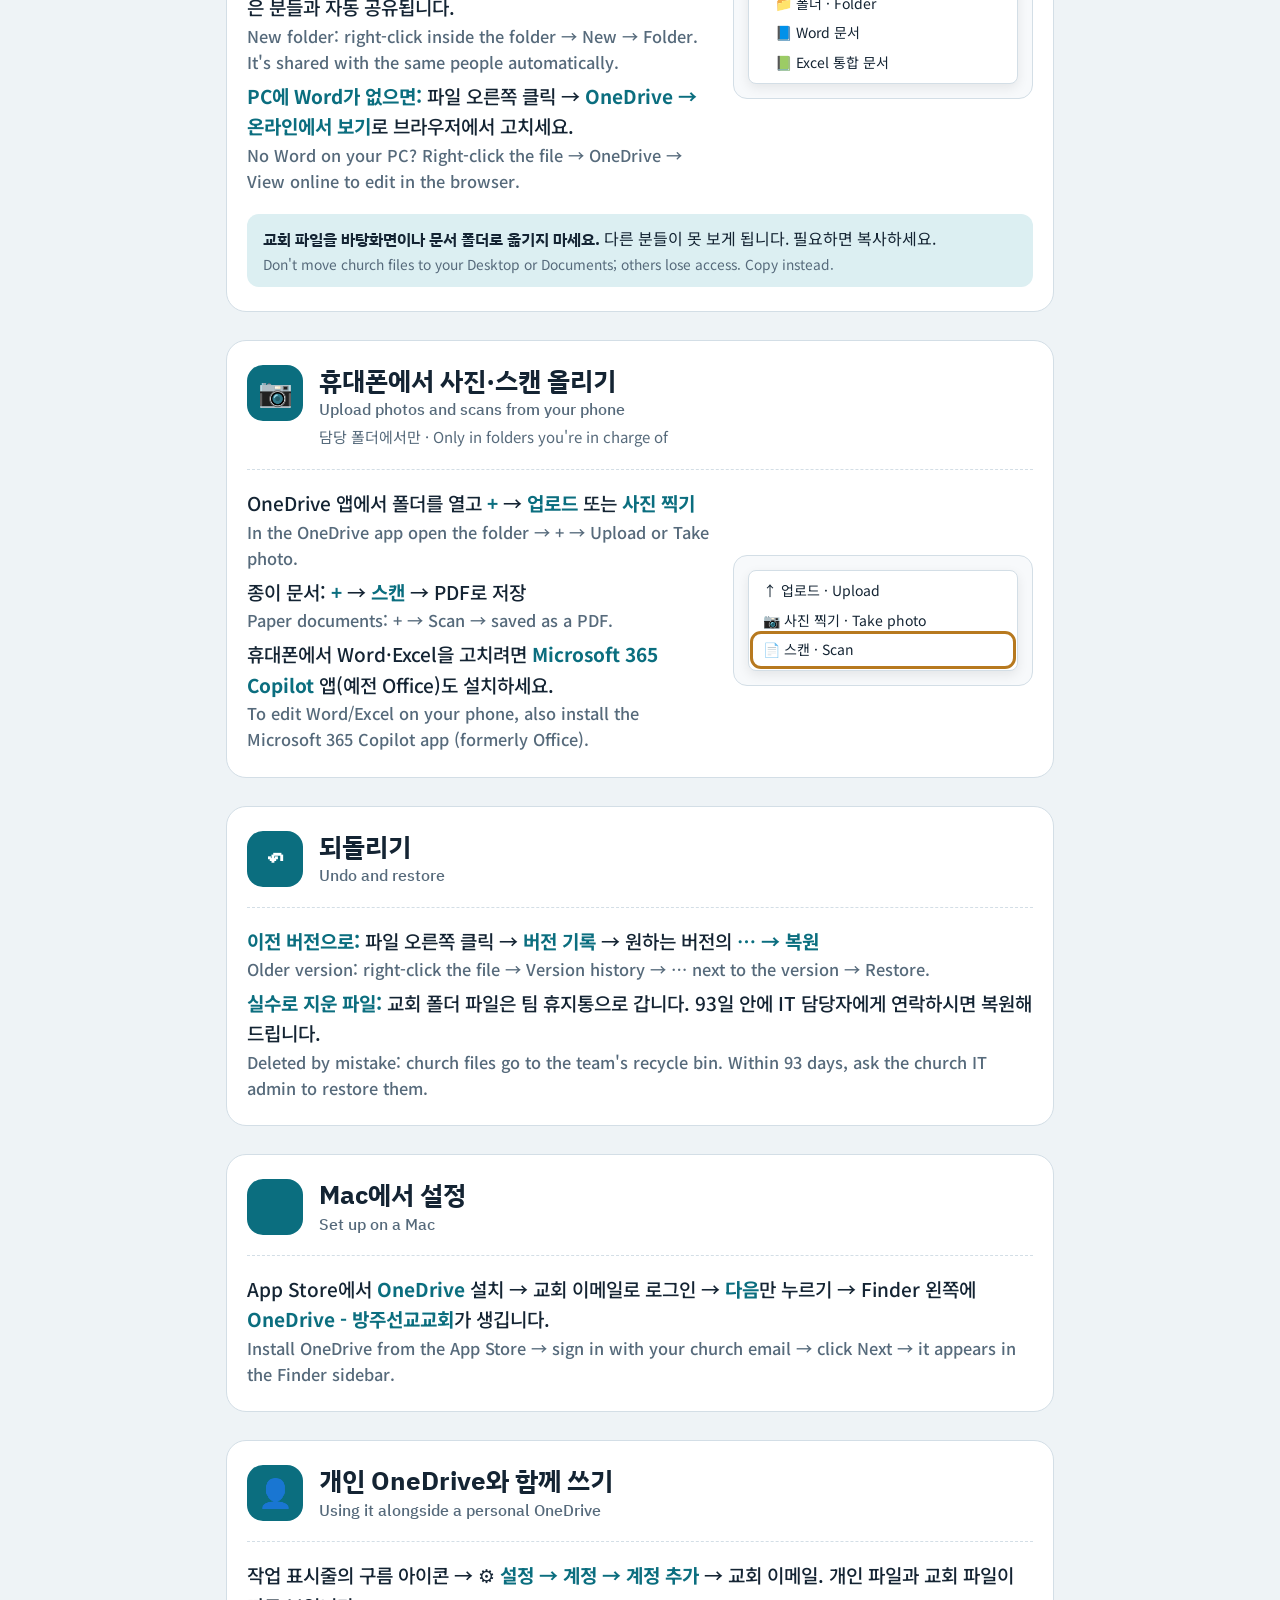
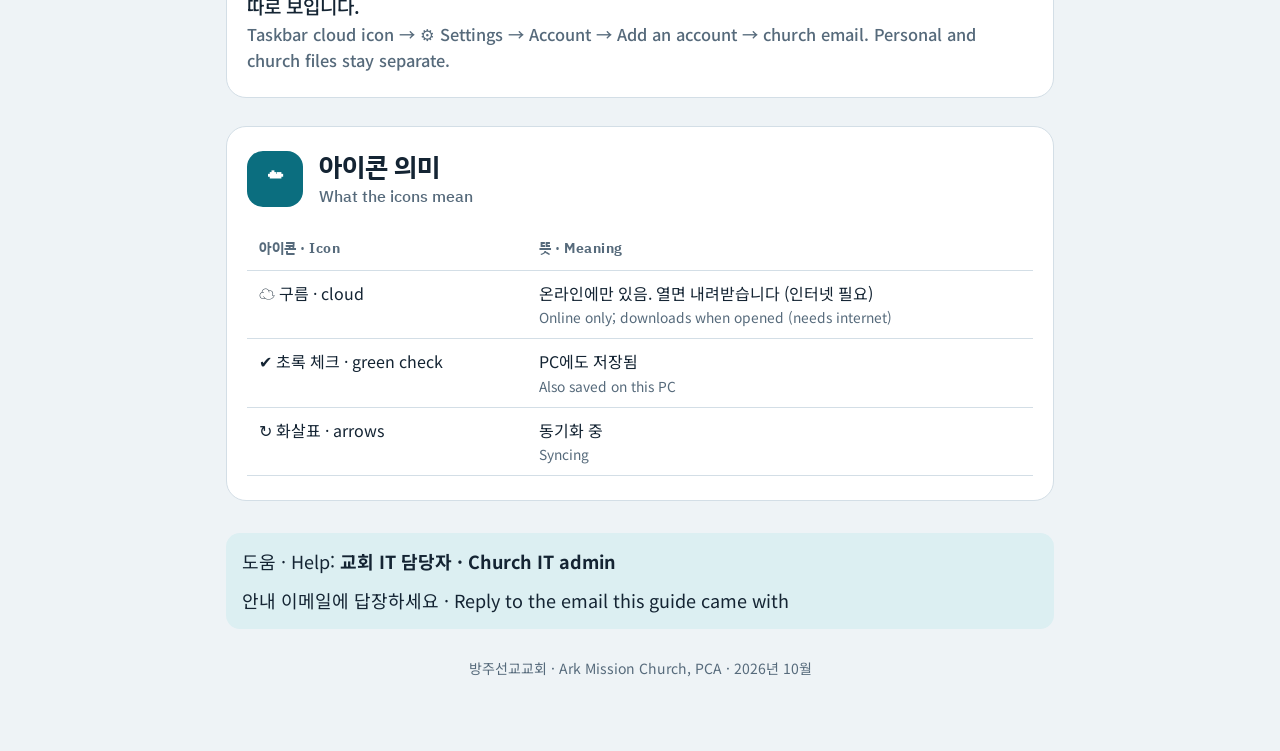
<file: help.html>
<!doctype html>
<html lang="ko">
<head>
<meta charset="utf-8">
<meta name="viewport" content="width=device-width, initial-scale=1">
<meta name="robots" content="noindex">
<title>방주 OneDrive 도움말</title>
<link rel="preconnect" href="https://fonts.googleapis.com">
<link rel="preconnect" href="https://fonts.gstatic.com" crossorigin>
<link rel="stylesheet" href="https://fonts.googleapis.com/css2?family=IBM+Plex+Sans+KR:wght@500;700&family=Noto+Sans+KR:wght@400;500;700&display=swap">
<style>
/* Layout: one calm column of numbered step cards, each step = big number + Korean instruction + English line + a small drawing of the screen */
:root {
  --bg: #eef3f6;
  --paper: #ffffff;
  --ink: #142433;
  --muted: #566a7b;
  --line: #d3dee6;
  --accent: #0b6e7f;      /* deep teal, the "ark" water */
  --accent-soft: #dcefF2;
  --gold: #b7791f;        /* used only for warnings */
  --gold-soft: #fbf0dc;
  --ok: #2f7d4f;
  --ok-soft: #e1f2e7;
  --no: #b3402e;
  --no-soft: #f8e3df;
  --screen: #f7f9fb;
  --ms-blue: #1f5fbf;
  --display: "IBM Plex Sans KR", "Apple SD Gothic Neo", "Malgun Gothic", sans-serif;
  --body: "Noto Sans KR", "Apple SD Gothic Neo", "Malgun Gothic", system-ui, sans-serif;
}
@media (prefers-color-scheme: dark) {
  :root:not([data-theme="light"]) {
    --bg: #0f1a22; --paper: #16242f; --ink: #e6eef3; --muted: #9fb2c0; --line: #2a3c49;
    --accent: #4fb6c6; --accent-soft: #173640; --gold: #e0a64a; --gold-soft: #3a2e17;
    --ok: #6cc28d; --ok-soft: #173325; --no: #e8836f; --no-soft: #3d201b; --screen: #1c2d39; --ms-blue: #6fa3f0;
    color-scheme: dark;
  }
}
:root[data-theme="dark"] {
  --bg: #0f1a22; --paper: #16242f; --ink: #e6eef3; --muted: #9fb2c0; --line: #2a3c49;
  --accent: #4fb6c6; --accent-soft: #173640; --gold: #e0a64a; --gold-soft: #3a2e17;
  --ok: #6cc28d; --ok-soft: #173325; --no: #e8836f; --no-soft: #3d201b; --screen: #1c2d39; --ms-blue: #6fa3f0;
  color-scheme: dark;
}
* { box-sizing: border-box; }
body { background: var(--bg); color: var(--ink); font-family: var(--body); font-size: 18px; line-height: 1.6; }
.wrap { max-width: 860px; margin: 0 auto; padding-inline: 16px; padding-block: 28px 64px; display: grid; gap: 28px; }
.wrap > * { min-width: 0; }
header > * { min-width: 0; }
h1, h2, h3 { font-family: var(--display); text-wrap: balance; margin: 0; line-height: 1.25; }
.en { color: var(--muted); font-size: .86em; display: block; }
p { margin: 0; }

/* Header */
header { display: grid; gap: 14px; padding-block: 8px; }
.eyebrow { font-size: 14px; letter-spacing: .08em; text-transform: uppercase; color: var(--accent); font-weight: 700; }
header h1 { font-size: clamp(30px, 6vw, 44px); }
header h1 .en { font-size: .55em; margin-top: 4px; font-weight: 500; }
.lead { max-width: 62ch; }
.needs { display: flex; flex-wrap: wrap; gap: 10px; }
.chip { max-width: 100%; background: var(--paper); border: 1px solid var(--line); border-radius: 18px; padding: 6px 14px; font-size: 15px; display: inline-flex; gap: 8px; align-items: center; }
.chip b { color: var(--accent); flex: none; }

/* Step overview */
nav.map { background: var(--paper); border: 1px solid var(--line); border-radius: 16px; padding: 16px; }
nav.map ol { list-style: none; margin: 0; padding: 0; display: grid; grid-template-columns: repeat(auto-fit, minmax(150px, 1fr)); gap: 10px; }
nav.map a { display: grid; gap: 2px; text-decoration: none; color: var(--ink); padding: 10px 12px; border-radius: 10px; background: var(--bg); min-height: 100%; }
nav.map a:hover, nav.map a:focus-visible { outline: 2px solid var(--accent); outline-offset: 0; }
nav.map .n { font-family: var(--display); color: var(--accent); font-weight: 700; font-size: 14px; }
nav.map .t { font-weight: 700; font-size: 16px; line-height: 1.3; }
nav.map .t .en { font-weight: 400; font-size: 13px; }
nav.map li.done a { background: var(--ok-soft); }
nav.map li.done .n::after { content: " ✓"; color: var(--ok); }

/* Step section */
section.step { background: var(--paper); border: 1px solid var(--line); border-radius: 20px; padding: 24px 20px; display: grid; gap: 20px; scroll-margin-top: 16px; }
.step-head { display: flex; gap: 16px; align-items: flex-start; }
.bignum { flex: none; width: 56px; height: 56px; border-radius: 16px; background: var(--accent); color: var(--paper); font-family: var(--display); font-weight: 700; font-size: 28px; display: grid; place-items: center; }
.step-head h2 { font-size: 26px; }
.step-head h2 .en { font-size: .62em; font-weight: 500; margin-top: 2px; }
.step-head .meta { font-size: 15px; color: var(--muted); margin-top: 6px; }
.step-head > div { min-width: 0; }

.sub { display: grid; grid-template-columns: 1fr minmax(0, 300px); gap: 20px; align-items: center; padding-top: 18px; border-top: 1px dashed var(--line); }
.sub:first-of-type { border-top: 0; padding-top: 0; }
.sub.no-fig { grid-template-columns: 1fr; }
.sub .text { display: grid; gap: 6px; min-width: 0; }
.sub .k { font-weight: 500; font-size: 19px; }
.sub .k strong { color: var(--accent); }
.sub .no { font-family: var(--display); font-size: 14px; font-weight: 700; color: var(--accent); }
@media (max-width: 640px) { .sub { grid-template-columns: 1fr; } }

.note { border-radius: 12px; padding: 12px 16px; font-size: 16px; background: var(--accent-soft); }
.note.warn { background: var(--gold-soft); }
.note b { font-family: var(--display); }

.done-toggle { justify-self: start; display: inline-flex; gap: 10px; align-items: center; font-size: 16px; font-weight: 500; cursor: pointer; border: 1px solid var(--line); border-radius: 999px; padding: 8px 16px; background: var(--bg); color: var(--ink); font-family: var(--body); }
.done-toggle input { width: 20px; height: 20px; accent-color: var(--ok); margin: 0; }
.done-toggle:has(input:checked) { background: var(--ok-soft); border-color: var(--ok); }

/* Screen drawings */
.fig { background: var(--screen); border: 1px solid var(--line); border-radius: 14px; padding: 14px; font-size: 14px; line-height: 1.4; display: grid; gap: 8px; max-width: 100%; }
.fig .bar { display: flex; gap: 6px; }
.fig .bar i { width: 8px; height: 8px; border-radius: 50%; background: var(--line); }
.fig .box { background: var(--paper); border: 1px solid var(--line); border-radius: 8px; padding: 8px 10px; }
.fig .btn { background: var(--ms-blue); color: #fff; border-radius: 6px; padding: 6px 12px; justify-self: end; font-weight: 700; }
.fig .hl { outline: 3px solid var(--gold); outline-offset: 2px; border-radius: 6px; }
.fig .cap { font-size: 12px; color: var(--muted); text-align: center; }
.fig .row { display: flex; gap: 8px; align-items: center; flex-wrap: wrap; }
.fig .pill { border: 1px solid var(--line); background: var(--paper); border-radius: 6px; padding: 4px 8px; }
.phone { width: 150px; justify-self: center; border: 3px solid var(--ink); border-radius: 22px; padding: 14px 10px; background: var(--paper); display: grid; gap: 8px; text-align: center; }
.qr { width: 72px; height: 72px; justify-self: center; background:
  conic-gradient(var(--ink) 25%, transparent 0 50%, var(--ink) 0 75%, transparent 0) 0 0/18px 18px; border: 6px solid var(--paper); outline: 2px solid var(--ink); }
.bignumber { font-family: var(--display); font-size: 34px; font-weight: 700; letter-spacing: .1em; color: var(--ink); }
.menu { display: grid; gap: 2px; background: var(--paper); border: 1px solid var(--line); border-radius: 8px; padding: 6px; box-shadow: 0 4px 12px rgb(0 0 0 / .08); }
.menu span { padding: 4px 8px; border-radius: 4px; }
.tree { display: grid; gap: 3px; }
.tree span { padding: 3px 6px; }
.tree .in { padding-left: 22px; }
.tabbar { display: flex; justify-content: space-around; border-top: 1px solid var(--line); padding-top: 6px; font-size: 11px; }

/* Rules */
.rules { display: grid; grid-template-columns: 1fr 1fr; gap: 14px; }
@media (max-width: 640px) { .rules { grid-template-columns: 1fr; } }
.rules ul { list-style: none; margin: 0; padding: 16px; border-radius: 14px; display: grid; gap: 12px; }
.rules .do { background: var(--ok-soft); }
.rules .dont { background: var(--no-soft); }
.rules h3 { font-size: 18px; }
.rules .do h3 { color: var(--ok); }
.rules .dont h3 { color: var(--no); }
.rules li { font-size: 17px; }

/* Help table */
.tablewrap { overflow-x: auto; }
table { width: 100%; border-collapse: collapse; font-size: 16px; }
th, td { text-align: left; padding: 10px 12px; border-bottom: 1px solid var(--line); vertical-align: top; }
th { font-family: var(--display); font-size: 14px; color: var(--muted); letter-spacing: .04em; }
.contact { display: flex; flex-wrap: wrap; gap: 10px; align-items: center; background: var(--accent-soft); border-radius: 14px; padding: 14px 16px; }
.contact code { font-family: var(--body); font-weight: 700; user-select: all; }
.contact button { font: inherit; font-size: 14px; border: 1px solid var(--accent); color: var(--accent); background: var(--paper); border-radius: 999px; padding: 4px 12px; cursor: pointer; }

footer { font-size: 14px; color: var(--muted); text-align: center; }
a { color: var(--accent); }
:focus-visible { outline: 3px solid var(--accent); outline-offset: 2px; }

@media print {
  body { background: #fff; font-size: 15px; }
  nav.map, .done-toggle, .contact button { display: none; }
  section.step { break-inside: avoid-page; border-color: #ccc; }
  .wrap { gap: 18px; }
}
@media (prefers-reduced-motion: no-preference) { html { scroll-behavior: smooth; } }
</style>
</head>
<body>
<style>.contact{margin-top:4px}</style>
<div class="wrap">
  <header>
    <div class="eyebrow">방주선교교회 · Ark Mission Church</div>
    <h1>OneDrive 도움말<span class="en">OneDrive help topics</span></h1>
    <p class="lead">필요할 때 해당 항목만 보세요. 처음 설정은 <a href="index.html">OneDrive 시작하기</a>에 있습니다.<span class="en">Read only the topic you need. First-time setup is in Getting started with OneDrive.</span></p>
  </header>

  <nav class="map" aria-label="항목 / Topics">
    <ol>
      <li><a href="#trouble"><span class="n">문제 해결</span><span class="t">로그인·폴더 문제<span class="en">Troubleshooting</span></span></a></li>
      <li><a href="#create"><span class="n">편집자용</span><span class="t">새 문서·폴더<span class="en">New files &amp; folders</span></span></a></li>
      <li><a href="#phone"><span class="n">휴대폰</span><span class="t">사진·스캔 올리기<span class="en">Upload &amp; scan</span></span></a></li>
      <li><a href="#restore"><span class="n">되돌리기</span><span class="t">이전 버전·지운 파일<span class="en">Undo &amp; restore</span></span></a></li>
      <li><a href="#mac"><span class="n">Mac</span><span class="t">Mac에서 설정<span class="en">Set up on a Mac</span></span></a></li>
      <li><a href="#personal"><span class="n">PC</span><span class="t">개인 OneDrive와 함께<span class="en">With a personal OneDrive</span></span></a></li>
      <li><a href="#icons"><span class="n">PC</span><span class="t">아이콘 의미<span class="en">What the icons mean</span></span></a></li>
    </ol>
  </nav>

  <section class="step" id="trouble">
    <div class="step-head"><div class="bignum">?</div><div><h2>문제 해결<span class="en">Troubleshooting</span></h2></div></div>
    <div class="tablewrap">
      <table>
        <thead><tr><th>상황 · Problem</th><th>해결 · What to do</th></tr></thead>
        <tbody>
          <tr><td>암호를 잊음<span class="en">Forgot password</span></td><td>IT 담당자에게 연락하시면 재설정해 드립니다.<span class="en">Contact the church IT admin to reset it.</span></td></tr>
          <tr><td>폴더가 안 보임<span class="en">Folders are missing</span></td><td>시작하기 2단계(바로 가기 추가)를 했는지 확인. PC는 OneDrive 앱에 로그인했는지 확인.<span class="en">Check you did Step 2 (Add shortcut). On a PC, check you're signed in to the OneDrive app.</span></td></tr>
          <tr><td>파일을 고칠 수 없음<span class="en">Can't edit a file</span></td><td>담당 폴더가 아니면 보기만 됩니다. 정상입니다. 필요하면 담당 개발원장께 요청.<span class="en">Outside your own folders you can only view. That's expected; ask that folder's 개발원장 if needed.</span></td></tr>
          <tr><td>예산위원회·당회 폴더가 없음<span class="en">No 예산위원회 or 당회 folder</span></td><td>해당 위원이 아니면 보이지 않습니다. 정상입니다.<span class="en">Only members see these. That's expected.</span></td></tr>
          <tr><td>휴대폰을 바꿈<span class="en">New phone</span></td><td>IT 담당자에게 연락해서 Authenticator 다시 등록.<span class="en">Contact the church IT admin to re-register Authenticator.</span></td></tr>
          <tr><td>내가 하지 않은 숫자 요청<span class="en">A sign-in number request you didn't start</span></td><td><b>거부</b>를 누르고 IT 담당자에게 알려주세요.<span class="en">Tap Deny and tell the church IT admin.</span></td></tr>
        </tbody>
      </table>
    </div>
  </section>

  <section class="step" id="create">
    <div class="step-head"><div class="bignum">+</div><div><h2>새 문서·폴더 만들기<span class="en">Create new files and folders</span></h2><p class="meta">담당 폴더가 있는 분만 · Only for folders you're in charge of</p></div></div>
    <div class="sub">
      <div class="text">
        <p class="k"><strong>새 문서:</strong> office.com → OneDrive → <strong>내 파일</strong> → 교회 폴더 → <strong>+ 새로 만들기</strong> → Word 문서 (또는 Excel)<span class="en">New document: office.com → OneDrive → My files → church folder → + New → Word document (or Excel).</span></p>
        <p class="k"><strong>새 폴더:</strong> 폴더 안에서 오른쪽 클릭 → <strong>새로 만들기 → 폴더</strong>. 같은 분들과 자동 공유됩니다.<span class="en">New folder: right-click inside the folder → New → Folder. It's shared with the same people automatically.</span></p>
        <p class="k"><strong>PC에 Word가 없으면:</strong> 파일 오른쪽 클릭 → <strong>OneDrive → 온라인에서 보기</strong>로 브라우저에서 고치세요.<span class="en">No Word on your PC? Right-click the file → OneDrive → View online to edit in the browser.</span></p>
      </div>
      <div class="fig" aria-hidden="true">
        <div class="menu">
          <span class="hl"><b>+ 새로 만들기 · New</b></span>
          <span style="padding-left:20px">📁 폴더 · Folder</span>
          <span style="padding-left:20px">📘 Word 문서</span>
          <span style="padding-left:20px">📗 Excel 통합 문서</span>
        </div>
      </div>
    </div>
    <div class="note"><b>교회 파일을 바탕화면이나 문서 폴더로 옮기지 마세요.</b> 다른 분들이 못 보게 됩니다. 필요하면 복사하세요.<span class="en">Don't move church files to your Desktop or Documents; others lose access. Copy instead.</span></div>
  </section>

  <section class="step" id="phone">
    <div class="step-head"><div class="bignum">📷</div><div><h2>휴대폰에서 사진·스캔 올리기<span class="en">Upload photos and scans from your phone</span></h2><p class="meta">담당 폴더에서만 · Only in folders you're in charge of</p></div></div>
    <div class="sub">
      <div class="text">
        <p class="k">OneDrive 앱에서 폴더를 열고 <strong>+</strong> → <strong>업로드</strong> 또는 <strong>사진 찍기</strong><span class="en">In the OneDrive app open the folder → + → Upload or Take photo.</span></p>
        <p class="k">종이 문서: <strong>+</strong> → <strong>스캔</strong> → PDF로 저장<span class="en">Paper documents: + → Scan → saved as a PDF.</span></p>
        <p class="k">휴대폰에서 Word·Excel을 고치려면 <strong>Microsoft 365 Copilot</strong> 앱(예전 Office)도 설치하세요.<span class="en">To edit Word/Excel on your phone, also install the Microsoft 365 Copilot app (formerly Office).</span></p>
      </div>
      <div class="fig" aria-hidden="true">
        <div class="menu">
          <span>↑ 업로드 · Upload</span>
          <span>📷 사진 찍기 · Take photo</span>
          <span class="hl">📄 스캔 · Scan</span>
        </div>
      </div>
    </div>
  </section>

  <section class="step" id="restore">
    <div class="step-head"><div class="bignum">↶</div><div><h2>되돌리기<span class="en">Undo and restore</span></h2></div></div>
    <div class="sub no-fig">
      <div class="text">
        <p class="k"><strong>이전 버전으로:</strong> 파일 오른쪽 클릭 → <strong>버전 기록</strong> → 원하는 버전의 <strong>⋯ → 복원</strong><span class="en">Older version: right-click the file → Version history → ⋯ next to the version → Restore.</span></p>
        <p class="k"><strong>실수로 지운 파일:</strong> 교회 폴더 파일은 팀 휴지통으로 갑니다. 93일 안에 IT 담당자에게 연락하시면 복원해 드립니다.<span class="en">Deleted by mistake: church files go to the team's recycle bin. Within 93 days, ask the church IT admin to restore them.</span></p>
      </div>
    </div>
  </section>

  <section class="step" id="mac">
    <div class="step-head"><div class="bignum"></div><div><h2>Mac에서 설정<span class="en">Set up on a Mac</span></h2></div></div>
    <div class="sub no-fig">
      <div class="text">
        <p class="k">App Store에서 <strong>OneDrive</strong> 설치 → 교회 이메일로 로그인 → <strong>다음</strong>만 누르기 → Finder 왼쪽에 <strong>OneDrive - 방주선교교회</strong>가 생깁니다.<span class="en">Install OneDrive from the App Store → sign in with your church email → click Next → it appears in the Finder sidebar.</span></p>
      </div>
    </div>
  </section>

  <section class="step" id="personal">
    <div class="step-head"><div class="bignum">👤</div><div><h2>개인 OneDrive와 함께 쓰기<span class="en">Using it alongside a personal OneDrive</span></h2></div></div>
    <div class="sub no-fig">
      <div class="text">
        <p class="k">작업 표시줄의 구름 아이콘 → ⚙ <strong>설정 → 계정 → 계정 추가</strong> → 교회 이메일. 개인 파일과 교회 파일이 따로 보입니다.<span class="en">Taskbar cloud icon → ⚙ Settings → Account → Add an account → church email. Personal and church files stay separate.</span></p>
      </div>
    </div>
  </section>

  <section class="step" id="icons">
    <div class="step-head"><div class="bignum">☁</div><div><h2>아이콘 의미<span class="en">What the icons mean</span></h2></div></div>
    <div class="tablewrap">
      <table>
        <thead><tr><th>아이콘 · Icon</th><th>뜻 · Meaning</th></tr></thead>
        <tbody>
          <tr><td>☁ 구름 · cloud</td><td>온라인에만 있음. 열면 내려받습니다 (인터넷 필요)<span class="en">Online only; downloads when opened (needs internet)</span></td></tr>
          <tr><td>✔ 초록 체크 · green check</td><td>PC에도 저장됨<span class="en">Also saved on this PC</span></td></tr>
          <tr><td>↻ 화살표 · arrows</td><td>동기화 중<span class="en">Syncing</span></td></tr>
        </tbody>
      </table>
    </div>
  </section>

  <div class="contact">
    <span>도움 · Help: <b>교회 IT 담당자 · Church IT admin</b></span>
      <span>안내 이메일에 답장하세요 · Reply to the email this guide came with</span>
  </div>
  <footer>방주선교교회 · Ark Mission Church, PCA · 2026년 10월</footer>
</div>
<script>
(function () {
  var boxes = document.querySelectorAll('input[data-step]');
  function mark(step, on) {
    var li = document.querySelector('nav.map li[data-step="' + step + '"]');
    if (li) li.classList.toggle('done', on);
  }
  boxes.forEach(function (b) {
    var key = 'amc-guide-' + b.dataset.step;
    try { b.checked = localStorage.getItem(key) === '1'; } catch (e) {}
    mark(b.dataset.step, b.checked);
    b.addEventListener('change', function () {
      mark(b.dataset.step, b.checked);
      try { localStorage.setItem(key, b.checked ? '1' : '0'); } catch (e) {}
    });
  });
  var btn = document.getElementById('copy');
  if (btn)   btn.addEventListener('click', function () {
    var text = document.getElementById('email').textContent;
    function selectIt() {
      var r = document.createRange(); r.selectNodeContents(document.getElementById('email'));
      var s = window.getSelection(); s.removeAllRanges(); s.addRange(r);
    }
    if (navigator.clipboard && navigator.clipboard.writeText) {
      navigator.clipboard.writeText(text).then(function () { btn.textContent = '복사됨 · Copied'; }, selectIt);
    } else { selectIt(); }
  });
})();
</script>
</body>
</html>
</file>
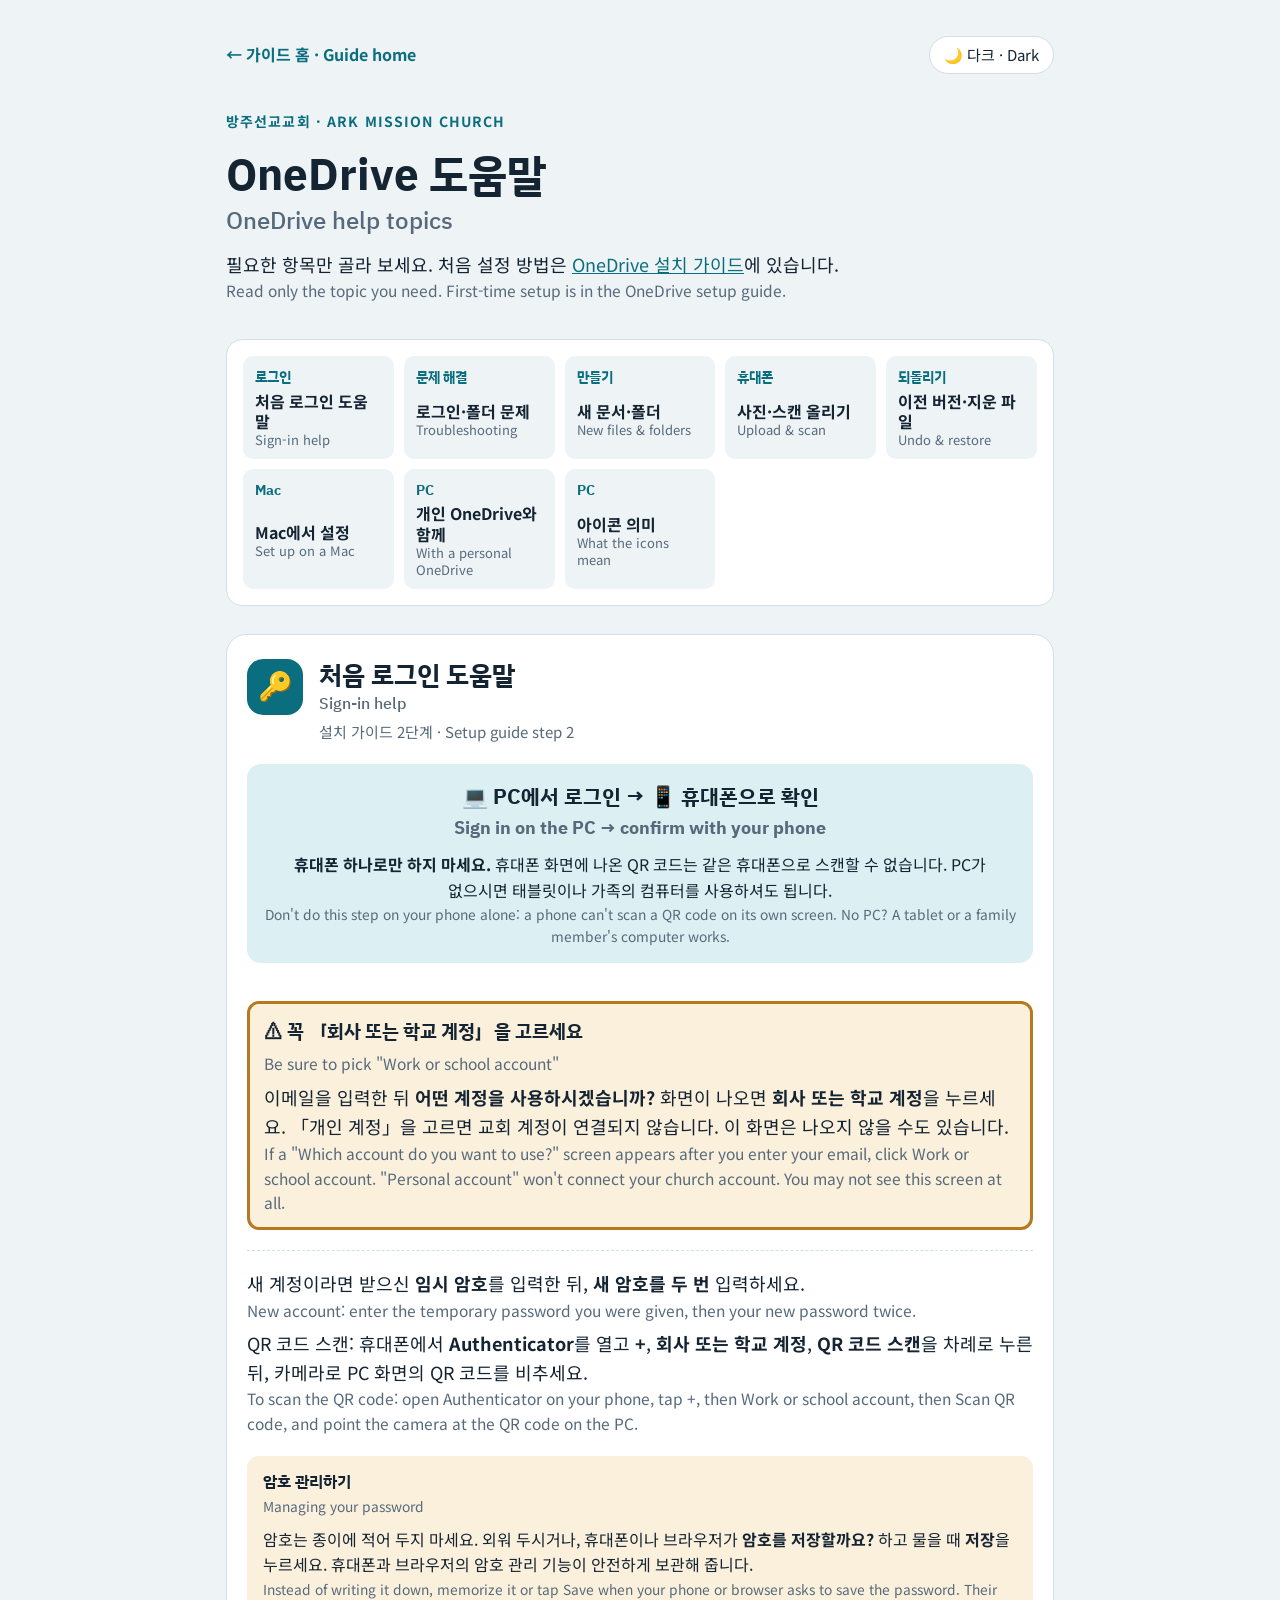
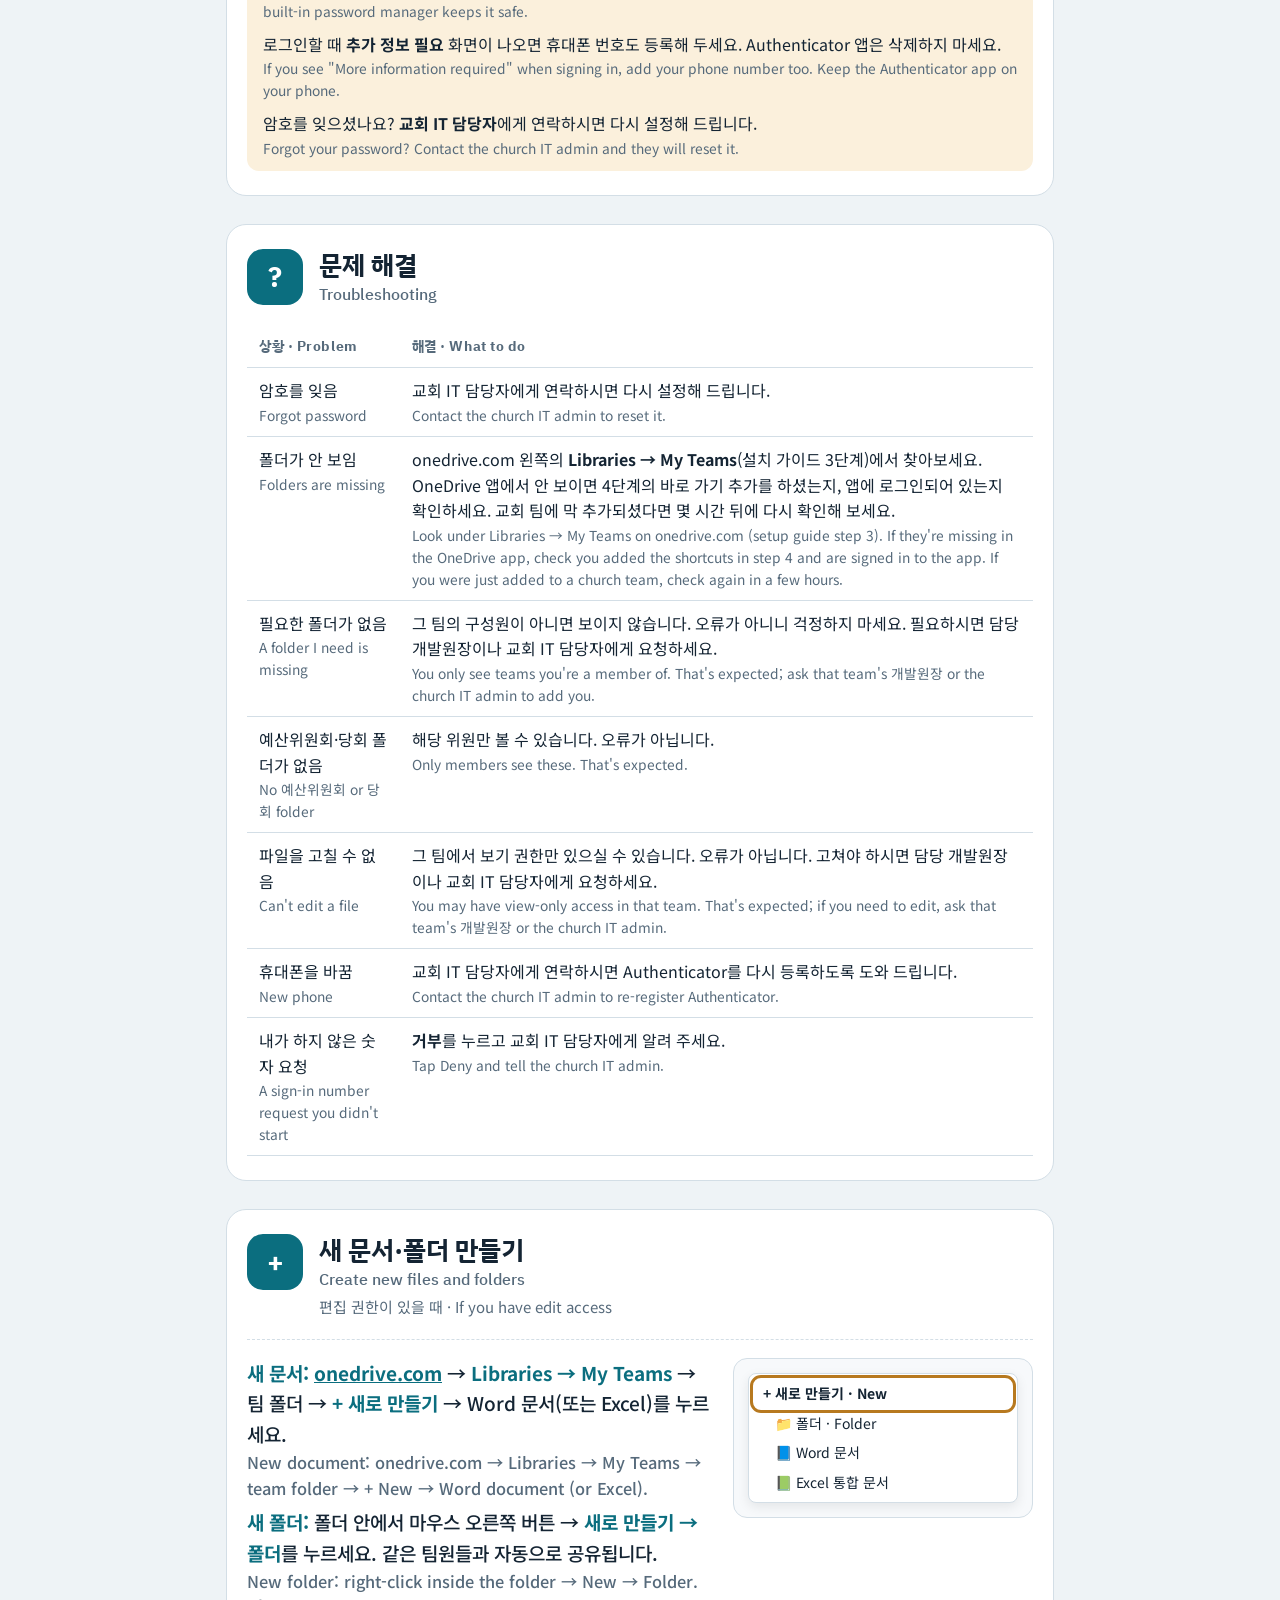
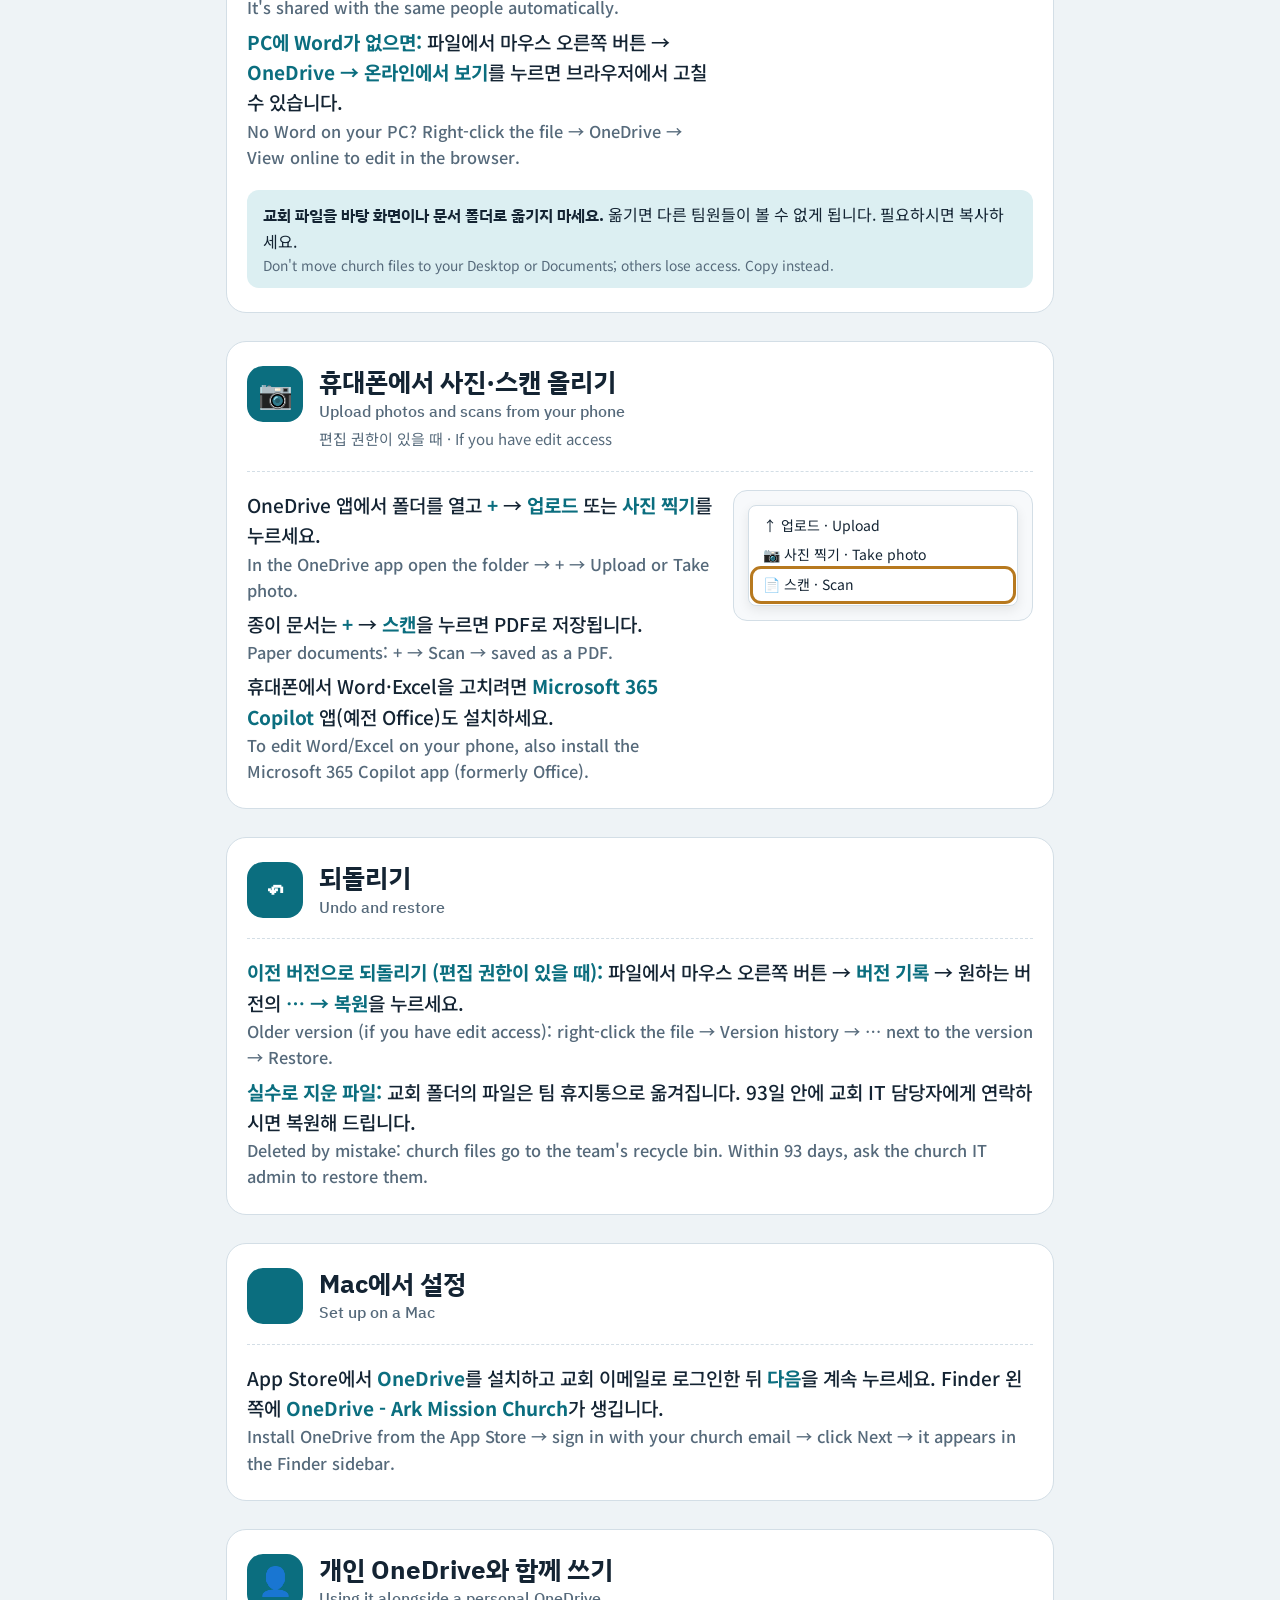
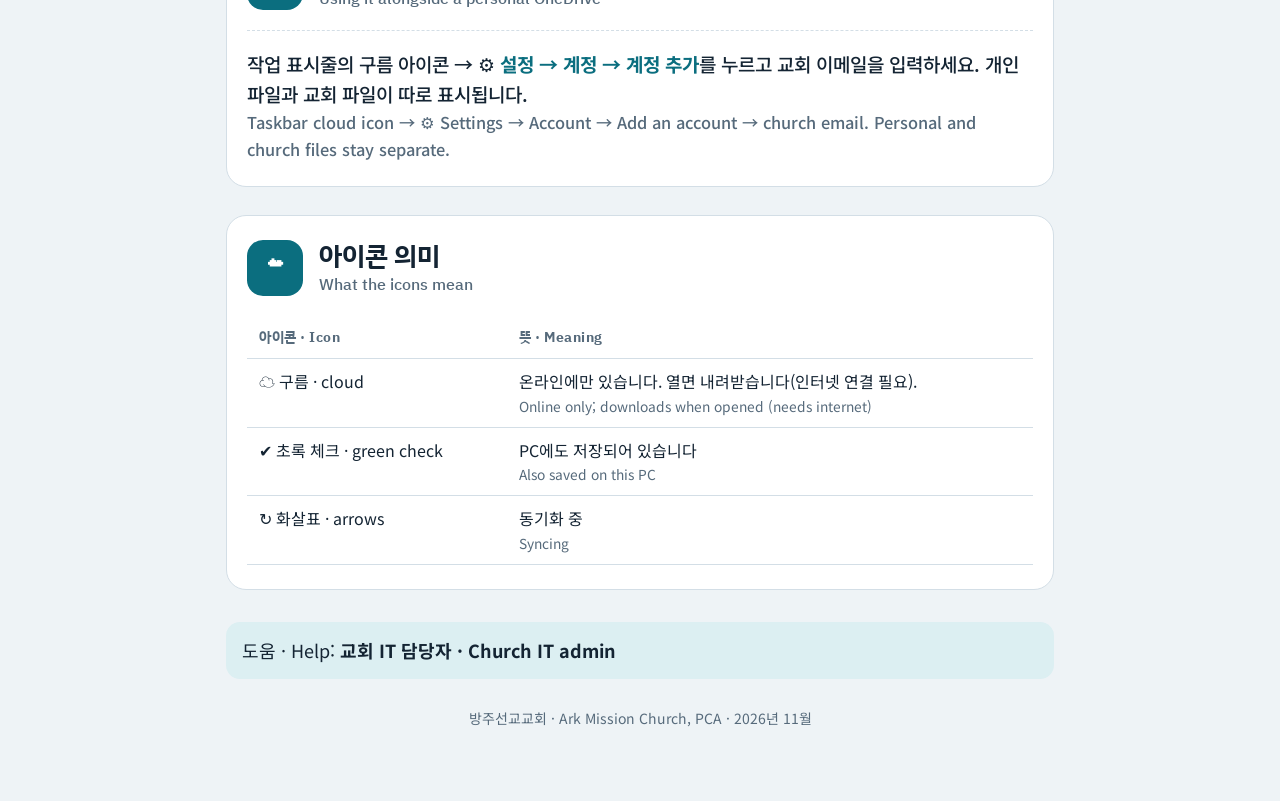
<file: onedrive/help.html>
<!doctype html>
<html lang="ko" data-theme="light">
<head>
<meta charset="utf-8">
<meta name="viewport" content="width=device-width, initial-scale=1">
<meta name="robots" content="noindex">
<title>방주 OneDrive 도움말</title>
<link rel="preconnect" href="https://fonts.googleapis.com">
<link rel="preconnect" href="https://fonts.gstatic.com" crossorigin>
<link rel="stylesheet" href="https://fonts.googleapis.com/css2?family=IBM+Plex+Sans+KR:wght@500;700&family=Noto+Sans+KR:wght@400;500;700&display=swap">
<link rel="stylesheet" href="../assets/site.css">
<script>try{if(localStorage.getItem("amc-theme")==="dark")document.documentElement.setAttribute("data-theme","dark")}catch(e){}</script>
</head>
<body>
<style>.contact{margin-top:4px}</style>
<div class="wrap">
  <div class="topbar"><a href="../">← 가이드 홈 · Guide home</a><button type="button" class="theme-btn" id="theme">🌙 다크 · Dark</button></div>
  <header>
    <div class="eyebrow">방주선교교회 · Ark Mission Church</div>
    <h1>OneDrive 도움말<span class="en">OneDrive help topics</span></h1>
    <p class="lead">필요한 항목만 골라 보세요. 처음 설정 방법은 <a href="./">OneDrive 설치 가이드</a>에 있습니다.<span class="en">Read only the topic you need. First-time setup is in the OneDrive setup guide.</span></p>
  </header>

  <nav class="map" aria-label="항목 / Topics">
    <ol>
      <li><a href="#signin"><span class="n">로그인</span><span class="t">처음 로그인 도움말<span class="en">Sign-in help</span></span></a></li>
      <li><a href="#trouble"><span class="n">문제 해결</span><span class="t">로그인·폴더 문제<span class="en">Troubleshooting</span></span></a></li>
      <li><a href="#create"><span class="n">만들기</span><span class="t">새 문서·폴더<span class="en">New files &amp; folders</span></span></a></li>
      <li><a href="#phone"><span class="n">휴대폰</span><span class="t">사진·스캔 올리기<span class="en">Upload &amp; scan</span></span></a></li>
      <li><a href="#restore"><span class="n">되돌리기</span><span class="t">이전 버전·지운 파일<span class="en">Undo &amp; restore</span></span></a></li>
      <li><a href="#mac"><span class="n">Mac</span><span class="t">Mac에서 설정<span class="en">Set up on a Mac</span></span></a></li>
      <li><a href="#personal"><span class="n">PC</span><span class="t">개인 OneDrive와 함께<span class="en">With a personal OneDrive</span></span></a></li>
      <li><a href="#icons"><span class="n">PC</span><span class="t">아이콘 의미<span class="en">What the icons mean</span></span></a></li>
    </ol>
  </nav>

  <section class="step" id="signin">
    <div class="step-head"><div class="bignum">🔑</div><div><h2>처음 로그인 도움말<span class="en">Sign-in help</span></h2><p class="meta">설치 가이드 2단계 · Setup guide step 2</p></div></div>
    <div class="pair">
      <p class="pair-head">💻 PC에서 로그인 → 📱 휴대폰으로 확인<span class="en">Sign in on the PC → confirm with your phone</span></p>
      <p class="pair-warn"><b>휴대폰 하나로만 하지 마세요.</b> 휴대폰 화면에 나온 QR 코드는 같은 휴대폰으로 스캔할 수 없습니다. PC가 없으시면 태블릿이나 가족의 컴퓨터를 사용하셔도 됩니다.<span class="en">Don't do this step on your phone alone: a phone can't scan a QR code on its own screen. No PC? A tablet or a family member's computer works.</span></p>
    </div>
    <div class="must"><b>⚠ 꼭 「회사 또는 학교 계정」을 고르세요</b><span class="en">Be sure to pick "Work or school account"</span>
      <p>이메일을 입력한 뒤 <strong>어떤 계정을 사용하시겠습니까?</strong> 화면이 나오면 <strong>회사 또는 학교 계정</strong>을 누르세요. 「개인 계정」을 고르면 교회 계정이 연결되지 않습니다. 이 화면은 나오지 않을 수도 있습니다.<span class="en">If a "Which account do you want to use?" screen appears after you enter your email, click Work or school account. "Personal account" won't connect your church account. You may not see this screen at all.</span></p></div>
    <div class="sub no-fig">
      <div class="text">
        <p>새 계정이라면 받으신 <strong>임시 암호</strong>를 입력한 뒤, <strong>새 암호를 두 번</strong> 입력하세요.<span class="en">New account: enter the temporary password you were given, then your new password twice.</span></p>
        <p>QR 코드 스캔: 휴대폰에서 <strong>Authenticator</strong>를 열고 <strong>+</strong>, <strong>회사 또는 학교 계정</strong>, <strong>QR 코드 스캔</strong>을 차례로 누른 뒤, 카메라로 PC 화면의 QR 코드를 비추세요.<span class="en">To scan the QR code: open Authenticator on your phone, tap +, then Work or school account, then Scan QR code, and point the camera at the QR code on the PC.</span></p>
      </div>
    </div>
    <div class="note warn"><b>암호 관리하기</b><span class="en">Managing your password</span>
      <p>암호는 종이에 적어 두지 마세요. 외워 두시거나, 휴대폰이나 브라우저가 <strong>암호를 저장할까요?</strong> 하고 물을 때 <strong>저장</strong>을 누르세요. 휴대폰과 브라우저의 암호 관리 기능이 안전하게 보관해 줍니다.<span class="en">Instead of writing it down, memorize it or tap Save when your phone or browser asks to save the password. Their built-in password manager keeps it safe.</span></p>
      <p>로그인할 때 <strong>추가 정보 필요</strong> 화면이 나오면 휴대폰 번호도 등록해 두세요. Authenticator 앱은 삭제하지 마세요.<span class="en">If you see "More information required" when signing in, add your phone number too. Keep the Authenticator app on your phone.</span></p>
      <p>암호를 잊으셨나요? <strong>교회 IT 담당자</strong>에게 연락하시면 다시 설정해 드립니다.<span class="en">Forgot your password? Contact the church IT admin and they will reset it.</span></p>
    </div>
  </section>

  <section class="step" id="trouble">
    <div class="step-head"><div class="bignum">?</div><div><h2>문제 해결<span class="en">Troubleshooting</span></h2></div></div>
    <div class="tablewrap">
      <table>
        <thead><tr><th>상황 · Problem</th><th>해결 · What to do</th></tr></thead>
        <tbody>
          <tr><td>암호를 잊음<span class="en">Forgot password</span></td><td>교회 IT 담당자에게 연락하시면 다시 설정해 드립니다.<span class="en">Contact the church IT admin to reset it.</span></td></tr>
          <tr><td>폴더가 안 보임<span class="en">Folders are missing</span></td><td>onedrive.com 왼쪽의 <strong>Libraries → My Teams</strong>(설치 가이드 3단계)에서 찾아보세요. OneDrive 앱에서 안 보이면 4단계의 바로 가기 추가를 하셨는지, 앱에 로그인되어 있는지 확인하세요. 교회 팀에 막 추가되셨다면 몇 시간 뒤에 다시 확인해 보세요.<span class="en">Look under Libraries → My Teams on onedrive.com (setup guide step 3). If they're missing in the OneDrive app, check you added the shortcuts in step 4 and are signed in to the app. If you were just added to a church team, check again in a few hours.</span></td></tr>
          <tr><td>필요한 폴더가 없음<span class="en">A folder I need is missing</span></td><td>그 팀의 구성원이 아니면 보이지 않습니다. 오류가 아니니 걱정하지 마세요. 필요하시면 담당 개발원장이나 교회 IT 담당자에게 요청하세요.<span class="en">You only see teams you're a member of. That's expected; ask that team's 개발원장 or the church IT admin to add you.</span></td></tr>
          <tr><td>예산위원회·당회 폴더가 없음<span class="en">No 예산위원회 or 당회 folder</span></td><td>해당 위원만 볼 수 있습니다. 오류가 아닙니다.<span class="en">Only members see these. That's expected.</span></td></tr>
          <tr><td>파일을 고칠 수 없음<span class="en">Can't edit a file</span></td><td>그 팀에서 보기 권한만 있으실 수 있습니다. 오류가 아닙니다. 고쳐야 하시면 담당 개발원장이나 교회 IT 담당자에게 요청하세요.<span class="en">You may have view-only access in that team. That's expected; if you need to edit, ask that team's 개발원장 or the church IT admin.</span></td></tr>
          <tr><td>휴대폰을 바꿈<span class="en">New phone</span></td><td>교회 IT 담당자에게 연락하시면 Authenticator를 다시 등록하도록 도와 드립니다.<span class="en">Contact the church IT admin to re-register Authenticator.</span></td></tr>
          <tr><td>내가 하지 않은 숫자 요청<span class="en">A sign-in number request you didn't start</span></td><td><b>거부</b>를 누르고 교회 IT 담당자에게 알려 주세요.<span class="en">Tap Deny and tell the church IT admin.</span></td></tr>
        </tbody>
      </table>
    </div>
  </section>

  <section class="step" id="create">
    <div class="step-head"><div class="bignum">+</div><div><h2>새 문서·폴더 만들기<span class="en">Create new files and folders</span></h2><p class="meta">편집 권한이 있을 때 · If you have edit access</p></div></div>
    <div class="sub">
      <div class="text">
        <p class="k"><strong>새 문서:</strong> <a href="https://onedrive.com" target="_blank" rel="noopener"><strong>onedrive.com</strong></a> → <strong>Libraries → My Teams</strong> → 팀 폴더 → <strong>+ 새로 만들기</strong> → Word 문서(또는 Excel)를 누르세요.<span class="en">New document: onedrive.com → Libraries → My Teams → team folder → + New → Word document (or Excel).</span></p>
        <p class="k"><strong>새 폴더:</strong> 폴더 안에서 마우스 오른쪽 버튼 → <strong>새로 만들기 → 폴더</strong>를 누르세요. 같은 팀원들과 자동으로 공유됩니다.<span class="en">New folder: right-click inside the folder → New → Folder. It's shared with the same people automatically.</span></p>
        <p class="k"><strong>PC에 Word가 없으면:</strong> 파일에서 마우스 오른쪽 버튼 → <strong>OneDrive → 온라인에서 보기</strong>를 누르면 브라우저에서 고칠 수 있습니다.<span class="en">No Word on your PC? Right-click the file → OneDrive → View online to edit in the browser.</span></p>
      </div>
      <div class="fig" aria-hidden="true">
        <div class="menu">
          <span class="hl"><b>+ 새로 만들기 · New</b></span>
          <span style="padding-left:20px">📁 폴더 · Folder</span>
          <span style="padding-left:20px">📘 Word 문서</span>
          <span style="padding-left:20px">📗 Excel 통합 문서</span>
        </div>
      </div>
    </div>
    <div class="note"><b>교회 파일을 바탕 화면이나 문서 폴더로 옮기지 마세요.</b> 옮기면 다른 팀원들이 볼 수 없게 됩니다. 필요하시면 복사하세요.<span class="en">Don't move church files to your Desktop or Documents; others lose access. Copy instead.</span></div>
  </section>

  <section class="step" id="phone">
    <div class="step-head"><div class="bignum">📷</div><div><h2>휴대폰에서 사진·스캔 올리기<span class="en">Upload photos and scans from your phone</span></h2><p class="meta">편집 권한이 있을 때 · If you have edit access</p></div></div>
    <div class="sub">
      <div class="text">
        <p class="k">OneDrive 앱에서 폴더를 열고 <strong>+</strong> → <strong>업로드</strong> 또는 <strong>사진 찍기</strong>를 누르세요.<span class="en">In the OneDrive app open the folder → + → Upload or Take photo.</span></p>
        <p class="k">종이 문서는 <strong>+</strong> → <strong>스캔</strong>을 누르면 PDF로 저장됩니다.<span class="en">Paper documents: + → Scan → saved as a PDF.</span></p>
        <p class="k">휴대폰에서 Word·Excel을 고치려면 <strong>Microsoft 365 Copilot</strong> 앱(예전 Office)도 설치하세요.<span class="en">To edit Word/Excel on your phone, also install the Microsoft 365 Copilot app (formerly Office).</span></p>
      </div>
      <div class="fig" aria-hidden="true">
        <div class="menu">
          <span>↑ 업로드 · Upload</span>
          <span>📷 사진 찍기 · Take photo</span>
          <span class="hl">📄 스캔 · Scan</span>
        </div>
      </div>
    </div>
  </section>

  <section class="step" id="restore">
    <div class="step-head"><div class="bignum">↶</div><div><h2>되돌리기<span class="en">Undo and restore</span></h2></div></div>
    <div class="sub no-fig">
      <div class="text">
        <p class="k"><strong>이전 버전으로 되돌리기 (편집 권한이 있을 때):</strong> 파일에서 마우스 오른쪽 버튼 → <strong>버전 기록</strong> → 원하는 버전의 <strong>⋯ → 복원</strong>을 누르세요.<span class="en">Older version (if you have edit access): right-click the file → Version history → ⋯ next to the version → Restore.</span></p>
        <p class="k"><strong>실수로 지운 파일:</strong> 교회 폴더의 파일은 팀 휴지통으로 옮겨집니다. 93일 안에 교회 IT 담당자에게 연락하시면 복원해 드립니다.<span class="en">Deleted by mistake: church files go to the team's recycle bin. Within 93 days, ask the church IT admin to restore them.</span></p>
      </div>
    </div>
  </section>

  <section class="step" id="mac">
    <div class="step-head"><div class="bignum"></div><div><h2>Mac에서 설정<span class="en">Set up on a Mac</span></h2></div></div>
    <div class="sub no-fig">
      <div class="text">
        <p class="k">App Store에서 <strong>OneDrive</strong>를 설치하고 교회 이메일로 로그인한 뒤 <strong>다음</strong>을 계속 누르세요. Finder 왼쪽에 <strong>OneDrive - Ark Mission Church</strong>가 생깁니다.<span class="en">Install OneDrive from the App Store → sign in with your church email → click Next → it appears in the Finder sidebar.</span></p>
      </div>
    </div>
  </section>

  <section class="step" id="personal">
    <div class="step-head"><div class="bignum">👤</div><div><h2>개인 OneDrive와 함께 쓰기<span class="en">Using it alongside a personal OneDrive</span></h2></div></div>
    <div class="sub no-fig">
      <div class="text">
        <p class="k">작업 표시줄의 구름 아이콘 → ⚙ <strong>설정 → 계정 → 계정 추가</strong>를 누르고 교회 이메일을 입력하세요. 개인 파일과 교회 파일이 따로 표시됩니다.<span class="en">Taskbar cloud icon → ⚙ Settings → Account → Add an account → church email. Personal and church files stay separate.</span></p>
      </div>
    </div>
  </section>

  <section class="step" id="icons">
    <div class="step-head"><div class="bignum">☁</div><div><h2>아이콘 의미<span class="en">What the icons mean</span></h2></div></div>
    <div class="tablewrap">
      <table>
        <thead><tr><th>아이콘 · Icon</th><th>뜻 · Meaning</th></tr></thead>
        <tbody>
          <tr><td>☁ 구름 · cloud</td><td>온라인에만 있습니다. 열면 내려받습니다(인터넷 연결 필요).<span class="en">Online only; downloads when opened (needs internet)</span></td></tr>
          <tr><td>✔ 초록 체크 · green check</td><td>PC에도 저장되어 있습니다<span class="en">Also saved on this PC</span></td></tr>
          <tr><td>↻ 화살표 · arrows</td><td>동기화 중<span class="en">Syncing</span></td></tr>
        </tbody>
      </table>
    </div>
  </section>

  <div class="contact">
    <span>도움 · Help: <b>교회 IT 담당자 · Church IT admin</b></span>
  </div>
  <footer>방주선교교회 · Ark Mission Church, PCA · 2026년 11월</footer>
</div>
<script>
(function () {
  var boxes = document.querySelectorAll('input[data-step]');
  function mark(step, on) {
    var li = document.querySelector('nav.map li[data-step="' + step + '"]');
    if (li) li.classList.toggle('done', on);
  }
  boxes.forEach(function (b) {
    var key = 'amc-guide-' + b.dataset.step;
    try { b.checked = localStorage.getItem(key) === '1'; } catch (e) {}
    mark(b.dataset.step, b.checked);
    b.addEventListener('change', function () {
      mark(b.dataset.step, b.checked);
      try { localStorage.setItem(key, b.checked ? '1' : '0'); } catch (e) {}
    });
  });
  var btn = document.getElementById('copy');
  if (btn)   btn.addEventListener('click', function () {
    var text = document.getElementById('email').textContent;
    function selectIt() {
      var r = document.createRange(); r.selectNodeContents(document.getElementById('email'));
      var s = window.getSelection(); s.removeAllRanges(); s.addRange(r);
    }
    if (navigator.clipboard && navigator.clipboard.writeText) {
      navigator.clipboard.writeText(text).then(function () { btn.textContent = '복사됨 · Copied'; }, selectIt);
    } else { selectIt(); }
  });
})();
</script>
<script src="../assets/theme.js"></script>
</body>
</html>
</file>
<file: assets/site.css>
/* Layout: one calm column of numbered step cards, each step = big number + Korean instruction + English line + a small drawing of the screen */
:root {
  --bg: #eef3f6;
  --paper: #ffffff;
  --ink: #142433;
  --muted: #566a7b;
  --line: #d3dee6;
  --accent: #0b6e7f;      /* deep teal, the "ark" water */
  --accent-soft: #dcefF2;
  --gold: #b7791f;        /* used only for warnings */
  --gold-soft: #fbf0dc;
  --ok: #2f7d4f;
  --ok-soft: #e1f2e7;
  --no: #b3402e;
  --no-soft: #f8e3df;
  --screen: #f7f9fb;
  --ms-blue: #1f5fbf;
  --display: "IBM Plex Sans KR", "Apple SD Gothic Neo", "Malgun Gothic", sans-serif;
  --body: "Noto Sans KR", "Apple SD Gothic Neo", "Malgun Gothic", system-ui, sans-serif;
}
:root[data-theme="dark"] {
  --bg: #0f1a22; --paper: #16242f; --ink: #e6eef3; --muted: #9fb2c0; --line: #2a3c49;
  --accent: #4fb6c6; --accent-soft: #173640; --gold: #e0a64a; --gold-soft: #3a2e17;
  --ok: #6cc28d; --ok-soft: #173325; --no: #e8836f; --no-soft: #3d201b; --screen: #1c2d39; --ms-blue: #6fa3f0;
  color-scheme: dark;
}
* { box-sizing: border-box; }
body { background: var(--bg); color: var(--ink); font-family: var(--body); font-size: 18px; line-height: 1.6; }
.wrap { max-width: 860px; margin: 0 auto; padding-inline: 16px; padding-block: 28px 64px; display: grid; gap: 28px; }
.wrap > * { min-width: 0; }
header > * { min-width: 0; }
h1, h2, h3 { font-family: var(--display); text-wrap: balance; margin: 0; line-height: 1.25; }
.en { color: var(--muted); font-size: .86em; display: block; }
p { margin: 0; }

/* Header */
header { display: grid; gap: 14px; padding-block: 8px; }
.eyebrow { font-size: 14px; letter-spacing: .08em; text-transform: uppercase; color: var(--accent); font-weight: 700; }
header h1 { font-size: clamp(30px, 6vw, 44px); word-break: keep-all; }
header h1 .en { font-size: .55em; margin-top: 4px; font-weight: 500; }
.lead { max-width: 62ch; }
.needs { display: flex; flex-wrap: wrap; gap: 10px; }
.chip { max-width: 100%; background: var(--paper); border: 1px solid var(--line); border-radius: 18px; padding: 6px 14px; font-size: 15px; display: inline-flex; gap: 8px; align-items: center; }
.chip b { color: var(--accent); flex: none; }

/* Step overview */
nav.map { background: var(--paper); border: 1px solid var(--line); border-radius: 16px; padding: 16px; }
nav.map ol { list-style: none; margin: 0; padding: 0; display: grid; grid-template-columns: repeat(auto-fit, minmax(150px, 1fr)); gap: 10px; }
/* Exactly 6 cards (getting started): 3x2, or 2x3 on phones, never 5 + 1 */
nav.map ol:has(> li:nth-child(6):last-child) { grid-template-columns: repeat(3, minmax(0, 1fr)); }
@media (max-width: 520px) { nav.map ol:has(> li:nth-child(6):last-child) { grid-template-columns: repeat(2, minmax(0, 1fr)); } }
nav.map a { display: grid; gap: 2px; text-decoration: none; color: var(--ink); padding: 10px 12px; border-radius: 10px; background: var(--bg); min-height: 100%; }
nav.map a:hover, nav.map a:focus-visible { outline: 2px solid var(--accent); outline-offset: 0; }
nav.map .n { font-family: var(--display); color: var(--accent); font-weight: 700; font-size: 14px; }
nav.map .t { font-weight: 700; font-size: 16px; line-height: 1.3; }
nav.map .t .en { font-weight: 400; font-size: 13px; }
nav.map li.done a { background: var(--ok-soft); }
nav.map li.done .n::after { content: " ✓"; color: var(--ok); }

/* Step section */
section.step { background: var(--paper); border: 1px solid var(--line); border-radius: 20px; padding: 24px 20px; display: grid; gap: 20px; scroll-margin-top: 16px; }
.step-head { display: flex; gap: 16px; align-items: flex-start; }
.bignum { flex: none; width: 56px; height: 56px; border-radius: 16px; background: var(--accent); color: var(--paper); font-family: var(--display); font-weight: 700; font-size: 28px; display: grid; place-items: center; }
.step-head h2 { font-size: 26px; }
.step-head h2 .en { font-size: .62em; font-weight: 500; margin-top: 2px; }
.step-head .meta { font-size: 15px; color: var(--muted); margin-top: 6px; }
.step-head > div { min-width: 0; }

.sub { display: grid; grid-template-columns: 1fr minmax(0, 300px); gap: 20px; align-items: start; padding-top: 18px; border-top: 1px dashed var(--line); }
.sub:first-of-type { border-top: 0; padding-top: 0; }
.sub.no-fig { grid-template-columns: 1fr; }
.sub .text { display: grid; gap: 6px; min-width: 0; }
.sub .k { font-weight: 500; font-size: 19px; }
.sub .k strong { color: var(--accent); }
.sub .no { font-family: var(--display); font-size: 14px; font-weight: 700; color: var(--accent); }
@media (max-width: 640px) { .sub { grid-template-columns: 1fr; } }

.note { border-radius: 12px; padding: 12px 16px; font-size: 16px; background: var(--accent-soft); }
.note.warn { background: var(--gold-soft); }
.note b { font-family: var(--display); }
.note p { margin: 10px 0 0; }

.done-toggle { justify-self: start; display: inline-flex; gap: 10px; align-items: center; font-size: 16px; font-weight: 500; cursor: pointer; border: 1px solid var(--line); border-radius: 999px; padding: 8px 16px; background: var(--bg); color: var(--ink); font-family: var(--body); }
.done-toggle input { width: 20px; height: 20px; accent-color: var(--ok); margin: 0; }
.done-toggle:has(input:checked) { background: var(--ok-soft); border-color: var(--ok); }

/* Screen drawings */
.fig { background: var(--screen); border: 1px solid var(--line); border-radius: 14px; padding: 14px; font-size: 14px; line-height: 1.4; display: grid; gap: 8px; max-width: 100%; }
.fig .bar { display: flex; gap: 6px; }
.fig .bar i { width: 8px; height: 8px; border-radius: 50%; background: var(--line); }
.fig .box { background: var(--paper); border: 1px solid var(--line); border-radius: 8px; padding: 8px 10px; }
.fig .btn { background: var(--ms-blue); color: #fff; border-radius: 6px; padding: 6px 12px; justify-self: end; font-weight: 700; }
.fig .hl { outline: 3px solid var(--gold); outline-offset: 2px; border-radius: 6px; }
.fig .cap { font-size: 12px; color: var(--muted); text-align: center; }
.fig .row { display: flex; gap: 8px; align-items: center; flex-wrap: wrap; }
.fig .pill { border: 1px solid var(--line); background: var(--paper); border-radius: 6px; padding: 4px 8px; }
.phone { width: 150px; justify-self: center; border: 3px solid var(--ink); border-radius: 22px; padding: 14px 10px; background: var(--paper); display: grid; gap: 8px; text-align: center; }
.qr { width: 72px; height: 72px; justify-self: center; background:
  conic-gradient(var(--ink) 25%, transparent 0 50%, var(--ink) 0 75%, transparent 0) 0 0/18px 18px; border: 6px solid var(--paper); outline: 2px solid var(--ink); }
.bignumber { font-family: var(--display); font-size: 34px; font-weight: 700; letter-spacing: .1em; color: var(--ink); }
.menu { display: grid; gap: 2px; background: var(--paper); border: 1px solid var(--line); border-radius: 8px; padding: 6px; box-shadow: 0 4px 12px rgb(0 0 0 / .08); }
.menu span { padding: 4px 8px; border-radius: 4px; }
.tree { display: grid; gap: 3px; }
.tree span { padding: 3px 6px; }
.tree .in { padding-left: 22px; }
.tabbar { display: flex; justify-content: space-around; border-top: 1px solid var(--line); padding-top: 6px; font-size: 11px; }

/* Rules */
.rules { display: grid; grid-template-columns: 1fr 1fr; gap: 14px; }
@media (max-width: 640px) { .rules { grid-template-columns: 1fr; } }
.rules ul { list-style: none; margin: 0; padding: 16px; border-radius: 14px; display: grid; gap: 12px; }
.rules .do { background: var(--ok-soft); }
.rules .dont { background: var(--no-soft); }
.rules h3 { font-size: 18px; }
.rules .do h3 { color: var(--ok); }
.rules .dont h3 { color: var(--no); }
.rules li { font-size: 17px; }

/* Help table */
.tablewrap { overflow-x: auto; }
table { width: 100%; border-collapse: collapse; font-size: 16px; }
th, td { text-align: left; padding: 10px 12px; border-bottom: 1px solid var(--line); vertical-align: top; }
th { font-family: var(--display); font-size: 14px; color: var(--muted); letter-spacing: .04em; }
.contact { display: flex; flex-wrap: wrap; gap: 10px; align-items: center; background: var(--accent-soft); border-radius: 14px; padding: 14px 16px; }
.contact code { font-family: var(--body); font-weight: 700; user-select: all; }
.contact button { font: inherit; font-size: 14px; border: 1px solid var(--accent); color: var(--accent); background: var(--paper); border-radius: 999px; padding: 4px 12px; cursor: pointer; }

footer { font-size: 14px; color: var(--muted); text-align: center; }
a { color: var(--accent); }
:focus-visible { outline: 3px solid var(--accent); outline-offset: 2px; }

@media print {
  body { background: #fff; font-size: 15px; }
  nav.map, .done-toggle, .contact button { display: none; }
  section.step { break-inside: avoid-page; border-color: #ccc; }
  .wrap { gap: 18px; }
}
@media (prefers-reduced-motion: no-preference) { html { scroll-behavior: smooth; } }

/* Top bar: home link + theme switch */
.topbar { display: flex; justify-content: space-between; align-items: center; gap: 12px; flex-wrap: wrap; }
.topbar a { color: var(--accent); font-weight: 700; text-decoration: none; font-size: 16px; }
.topbar a:hover { text-decoration: underline; }
.theme-btn { margin-left: auto; font: inherit; font-size: 15px; color: var(--ink); background: var(--paper); border: 1px solid var(--line); border-radius: 999px; padding: 6px 14px; cursor: pointer; }
.theme-btn:focus-visible, .topbar a:focus-visible { outline: 3px solid var(--accent); outline-offset: 2px; }

/* Landing page */
.points { display: grid; grid-template-columns: repeat(auto-fit, minmax(220px, 1fr)); gap: 12px; }
.points div { background: var(--paper); border: 1px solid var(--line); border-radius: 14px; padding: 14px 16px; }
.points b { display: block; font-family: var(--display); }
.topics { display: grid; gap: 16px; }
.topic { background: var(--paper); border: 1px solid var(--line); border-radius: 18px; padding: 20px; display: grid; gap: 12px; }
.topic h2 { font-size: 24px; }
.topic .links { display: flex; flex-wrap: wrap; gap: 10px; }
.topic .links a { display: inline-grid; gap: 2px; text-decoration: none; color: var(--ink); background: var(--accent-soft); border: 1px solid var(--line); border-radius: 12px; padding: 10px 16px; min-width: 200px; }
.topic .links a b { color: var(--accent); }
.topic .links a:hover { border-color: var(--accent); }
.topic.soon { background: transparent; border-style: dashed; color: var(--muted); }

/* Per-device steps (tap a device to open) */
.devices { display: grid; gap: 10px; margin-top: 18px; }
.device { border: 1px solid var(--line); border-radius: 12px; background: var(--bg); }
.device summary { cursor: pointer; padding: 14px 16px; font-family: var(--display); font-weight: 700; font-size: 19px; }
.device[open] summary { border-bottom: 1px dashed var(--line); }
.device .body { padding: 14px 16px 16px; display: grid; gap: 12px; }
.device ol { margin: 0; padding-left: 22px; display: grid; gap: 10px; font-size: 18px; }
.device .fig { max-width: 300px; }
.device .links, .device .tip { margin: 0; }

/* PC + phone banner (first sign-in) */
.pair { display: grid; grid-template-columns: minmax(0, 1fr) auto minmax(0, 1fr); word-break: keep-all; overflow-wrap: anywhere; gap: 10px; align-items: stretch; background: var(--accent-soft); border-radius: 14px; padding: 16px; margin-bottom: 18px; }
.pair-head { grid-column: 1 / -1; margin: 0; font-family: var(--display); font-weight: 700; font-size: 21px; text-align: center; }
.pair .dev-card { background: var(--paper); border: 2px solid var(--accent); border-radius: 12px; padding: 12px; text-align: center; display: grid; gap: 4px; align-content: start; font-size: 16px; }
.pair .ico { font-size: 40px; line-height: 1; }
.pair .arrow { align-self: center; font-size: 28px; font-weight: 700; color: var(--accent); }
.pair-warn { grid-column: 1 / -1; margin: 0; font-size: 16px; text-align: center; }
.sub .no .dev { display: inline-block; margin-left: 6px; background: var(--accent); color: #fff; border-radius: 999px; padding: 2px 10px; font-size: 13px; }
@media (max-width: 520px) { .pair { grid-template-columns: minmax(0, 1fr); } .pair .arrow { justify-self: center; transform: rotate(90deg); } }
.must { border: 3px solid var(--gold); background: var(--gold-soft); border-radius: 12px; padding: 12px 14px; display: grid; gap: 4px; }
.must b { font-family: var(--display); font-size: 19px; }
.must p { margin: 4px 0 0; }
.fig .addr { background: var(--paper); border: 1px solid var(--line); border-radius: 999px; padding: 6px 12px; font-family: ui-monospace, Menlo, Consolas, monospace; font-size: 14px; font-weight: 700; }

/* Setup guide page: fewer words, bigger type */
.quick .sub .k { font-size: 21px; }
.quick .step-head h2 { font-size: 28px; }
.finish { background: var(--ok-soft); border: 2px solid var(--ok); border-radius: 20px; padding: 24px 20px; display: grid; gap: 16px; }
.finish-head { font-family: var(--display); font-weight: 700; font-size: 26px; }
.finish-head .en { font-size: .62em; font-weight: 500; }
.finish .rules > div { background: var(--paper); border: 2px solid var(--line); border-radius: 14px; padding: 14px 16px; display: grid; gap: 8px; }
.finish .rules .do { border-color: var(--ok); }
.finish .rules .dont { border-color: var(--no); }
.finish .rules ul { background: none; padding: 0; }
.more { background: var(--paper); border: 1px solid var(--line); border-radius: 18px; padding: 20px; display: grid; gap: 10px; }
.more b { font-family: var(--display); }
.more .links { display: flex; flex-wrap: wrap; gap: 10px; margin-top: 4px; }
.more .links a { display: inline-grid; gap: 2px; text-decoration: none; color: var(--ink); background: var(--accent-soft); border: 1px solid var(--line); border-radius: 12px; padding: 10px 16px; min-width: 200px; }
.more .links a b { color: var(--accent); }
.more .links a:hover { border-color: var(--accent); }
.detail-link { display: flex; flex-wrap: wrap; gap: 6px 14px; align-items: center; justify-content: space-between; font-size: 15px; color: var(--muted); border-top: 1px dashed var(--line); padding-top: 14px; }
.detail-link a { font-weight: 700; white-space: nowrap; }
/* Where each step happens */
.where { display: inline-flex; gap: 10px; align-items: center; margin-top: 8px; background: var(--accent-soft); border: 2px solid var(--accent); border-radius: 12px; padding: 6px 14px 6px 10px; font-size: 16px; max-width: 100%; }
.where .ico { font-size: 26px; line-height: 1; flex: none; }
.where b { color: var(--accent); font-family: var(--display); }
.where .en { font-size: 13px; }
.where-map { display: grid; gap: 12px; }
.where-map .map-head { font-family: var(--display); font-weight: 700; font-size: 21px; }
.where-map .map-head .en { font-size: .7em; font-weight: 500; }
.where-map ol { grid-template-columns: repeat(4, minmax(0, 1fr)); }
@media (max-width: 640px) { .where-map ol { grid-template-columns: repeat(2, minmax(0, 1fr)); } }
.where-map li.opt a { background: transparent; border: 1px dashed var(--line); }
.where-map .map-note { font-size: 15px; }
.must-where { border-left: 4px solid var(--gold); background: var(--gold-soft); border-radius: 8px; padding: 8px 12px; font-size: 16px; }
.where-map .t, .where b { word-break: keep-all; }
</file>
